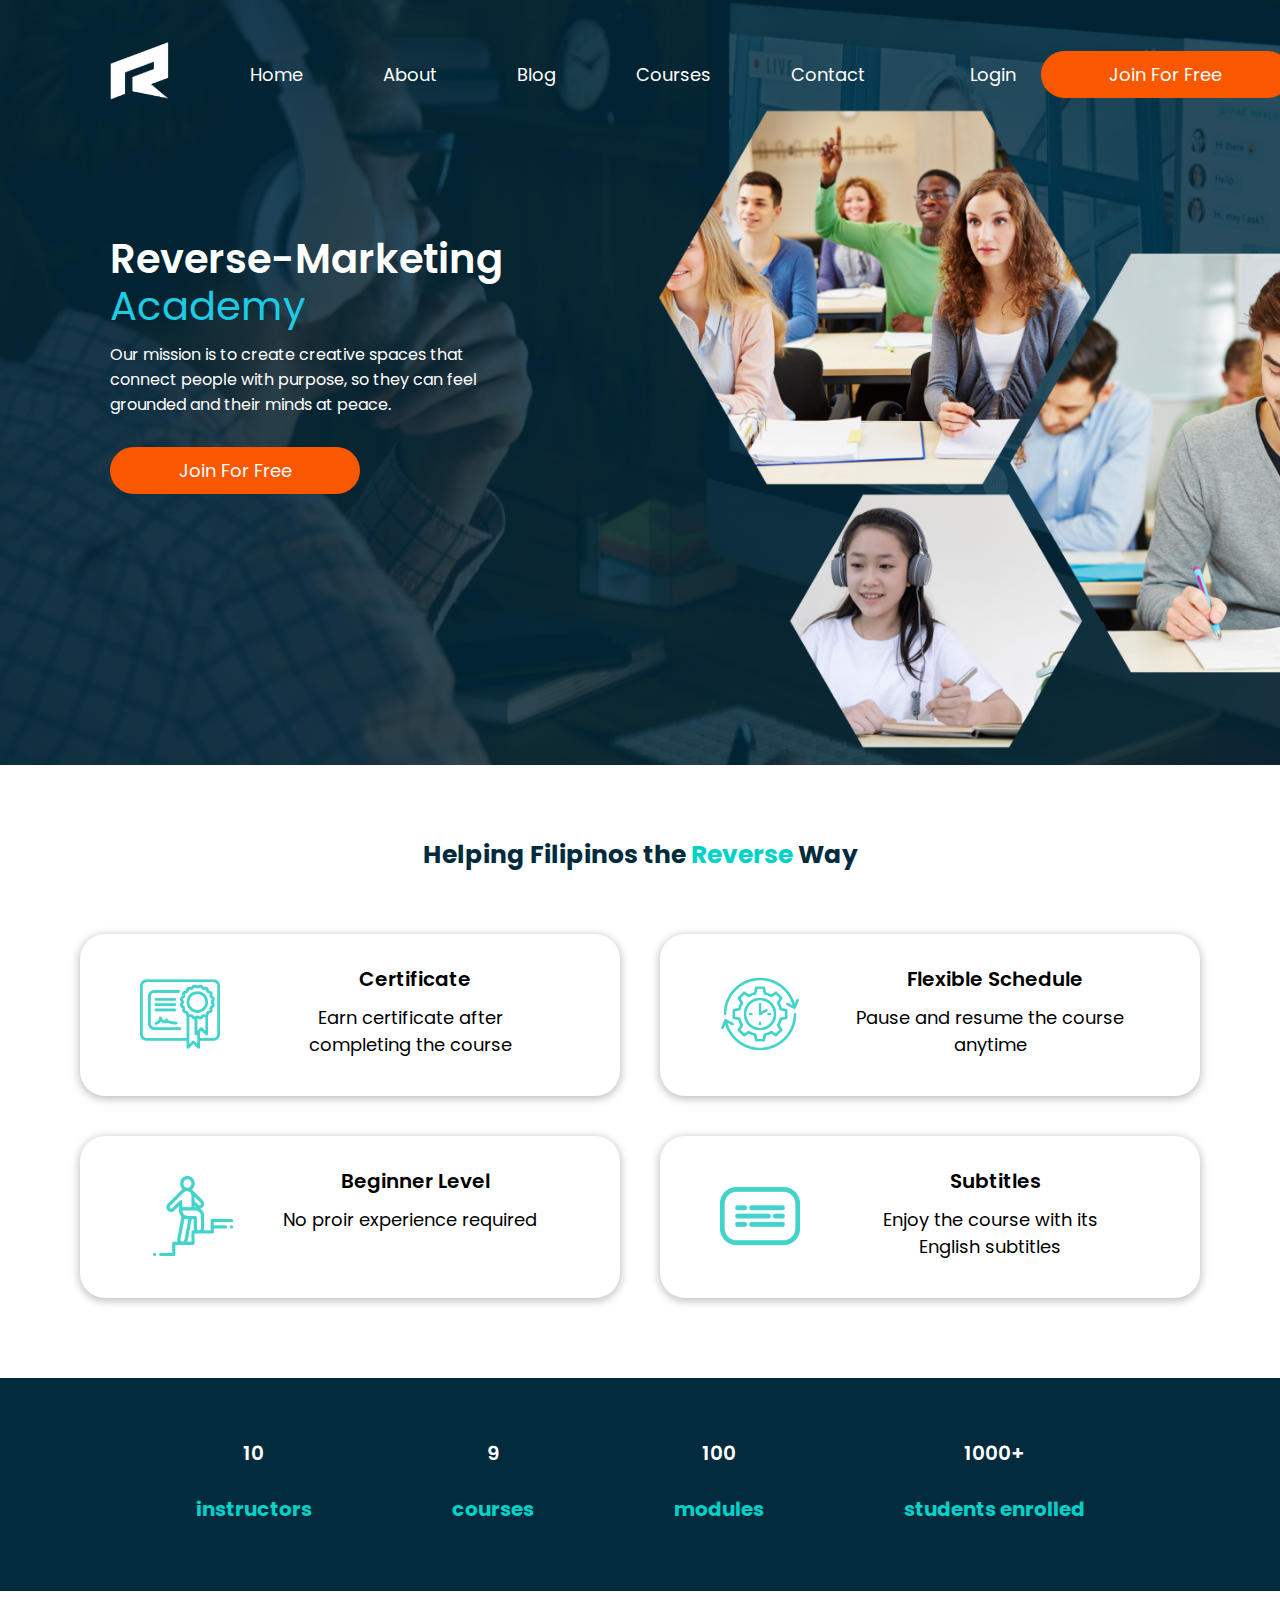
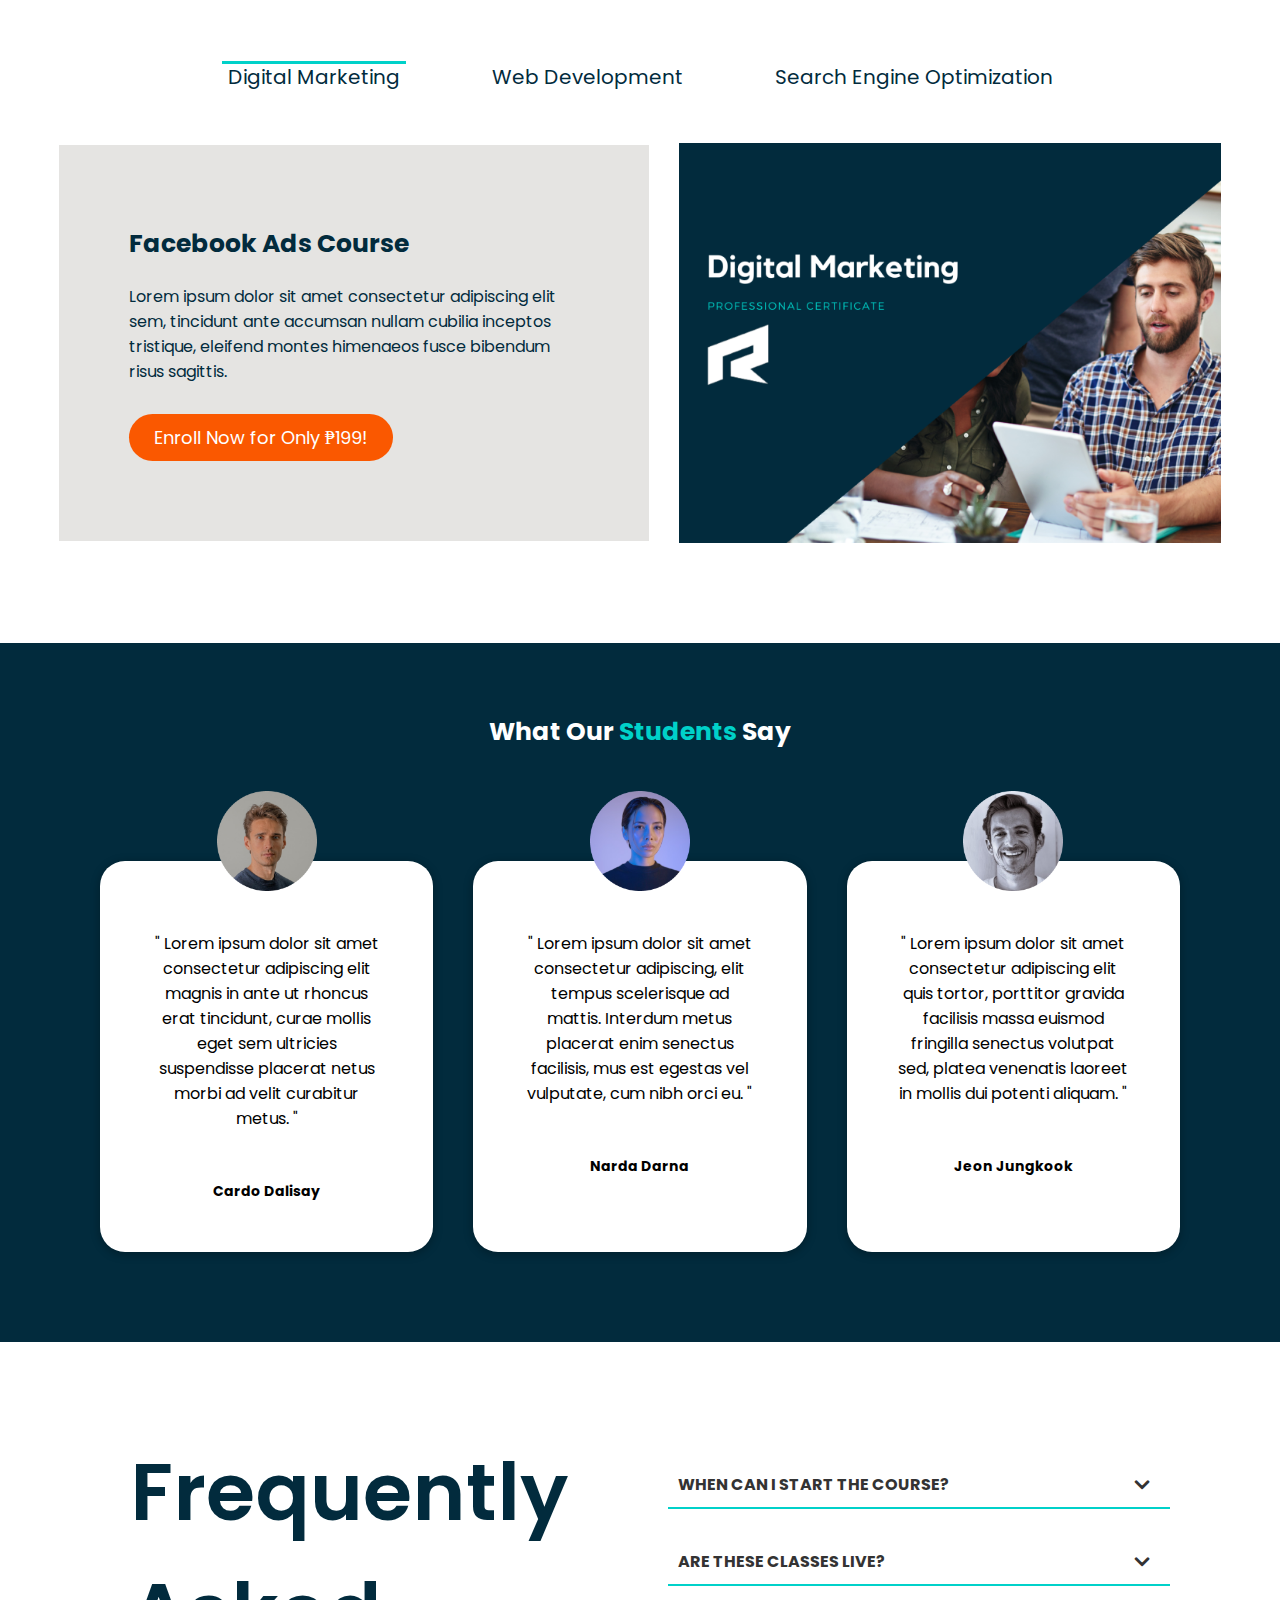
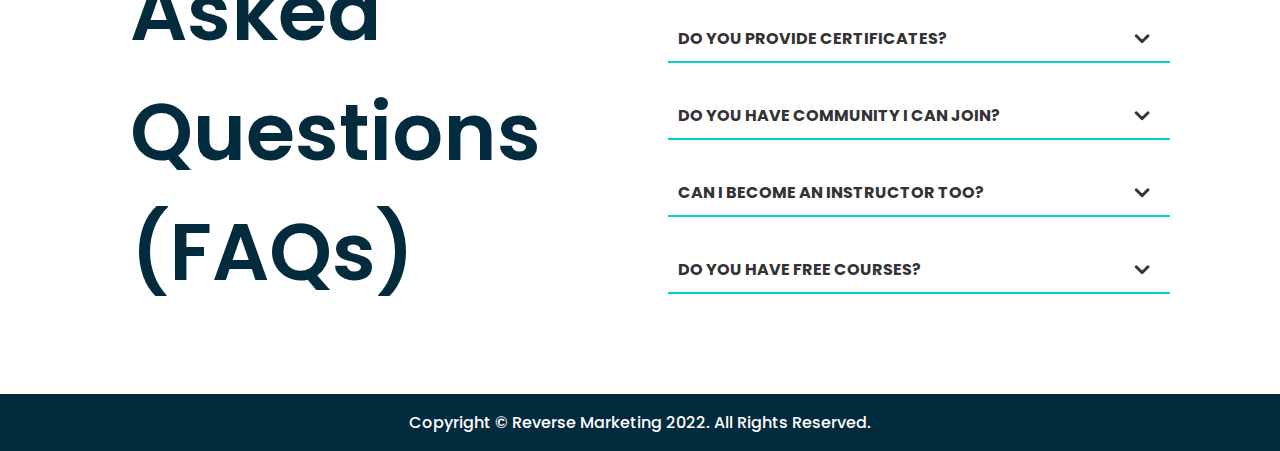
<file: index.html>
<!DOCTYPE html>
<html>
<head>
	<meta charset="utf-8">
	<meta name="viewport" content="width=device-width, initial-scale=1">
	<link rel="stylesheet" type="text/css" href="css/style.css">
	<link href="https://fonts.googleapis.com/css?family=Poppins:400,700&display=swap" rel="stylesheet">
  <link rel="stylesheet" href="https://cdnjs.cloudflare.com/ajax/libs/font-awesome/4.7.0/css/font-awesome.min.css">
	<title>Reverse Marketing Academy</title>
</head>
<body>
<!-- HEADER -->
	<header class="homepage-hero">
		<nav class="navbar">
			<img src="images/logo.png">
			<ul>
				<li><a class="" href="#">Home</a></li>
				<li><a class="" href="aboutPage.html">About</a></li>
				<li><a class="" href="">Blog</a></li>
				<li><a class="" href="">Courses</a></li>
				<li><a class="" href="">Contact</a></li>
			</ul>
			<ul class="login">
				<button id="myBtn" class="login-btn" onclick="window.location.href='logIn.html'">Login</button>
				<button class="join-free">Join For Free</button>	
			</ul>
		</nav>
		<div class="headline">
			<h1>Reverse-Marketing</h1>
			<h2 class="academy">Academy</h2>
			<p class="hero-text">Our mission is to create creative spaces that <br>
			connect people with purpose, so they can feel <br>
			grounded and their minds at peace.</p>
			<button class="join-free">Join For Free</button>
		</div>
	</header>

<!-- HEADER -->

<!-- REVERSE WAY -->
	<section class="reverse-way">
		<h2 class="rev-title">Helping Filipinos the <span class="rev">Reverse</span> Way</h2>	
		<div class="card-container">
			<div class="rev-card">
				<img class="rev-icon" src="icons/certificate.png">
				<div class="card-content">
					<h5 class="card-title">Certificate</h5>
					<p class="card-text">Earn certificate after completing the course</p>
				</div>
			</div>
			<div class="rev-card">
				<img class="rev-icon" src="icons/work-schedule.png">
				<div class="card-content">
					<h5 class="card-title">Flexible Schedule</h5>
					<p class="card-text">Pause and resume the course anytime</p>
				</div>
			</div>
			<div class="rev-card">
				<img class="rev-icon" src="icons/promotion.png">
				<div class="card-content">
					<h5 class="card-title">Beginner Level</h5>
					<p class="card-text">No proir experience required</p>
				</div>
			</div>
			<div class="rev-card">
				<img class="rev-icon" src="icons/subtitles.png">
				<div class="card-content">
					<h5 class="card-title">Subtitles</h5>
					<p class="card-text">Enjoy the course with its English subtitles</p>
				</div>
			</div>
		</div>	
	</section>
<!-- REVERSE WAY -->

<!-- COUNTERS -->
	<section class="counters">
		<div class="counter counter-1">
			<p>10</p>
			<h4>instructors</h4>
		</div>
		<div class="counter counter-1">
			<p>9</p>
			<h4>courses</h4>
		</div>
		<div class="counter counter-1">
			<p>100</p>
			<h4>modules</h4>
		</div>
		<div class="counter counter-1">
			<p>1000+</p>
			<h4>students enrolled</h4>
		</div>
	</section>
<!-- COUNTERS -->

<!-- COURSES -->
	<section class="courses">
		<div class="course-tabs">
			<button class="active tab-links hover-underline-animation" onclick="openCourse('digital')">Digital Marketing</button>
			<button class="tab-links hover-underline-animation" onclick="openCourse('web')">Web Development</button>
			<button class="tab-links hover-underline-animation" onclick="openCourse('seo')">Search Engine Optimization</button>
		</div>
		<div class="tab-content">
			<div class="course-descipt course-name" id="digital">
				<h2 class="course-title">Facebook Ads Course</h1>
				<p class="course-text">Lorem ipsum dolor sit amet consectetur adipiscing elit sem, tincidunt ante accumsan nullam cubilia inceptos tristique, eleifend montes himenaeos fusce bibendum risus sagittis.</p>
				<button class="enroll-btn join-free">Enroll Now for Only ₱199!</button>
			</div>
			<div class="course-descipt course-name" id="web" style="display:none">
				<h2 class="course-title">Web Development Course</h1>
				<p class="course-text">Tincidunt ante accumsan nullam cubilia inceptos tristique Lorem ipsum dolor sit amet consectetur adipiscing elit sem, eleifend montes himenaeos fusce bibendum risus sagittis.</p>
				<button class="enroll-btn join-free">Enroll Now for Only ₱199!</button>
			</div>
			<div class="course-descipt course-name" id="seo" style="display:none">
				<h2 class="course-title">Search Engine Optimization</h1>
				<p class="course-text">Lorem ipsum dolor sit amet consectetur adipiscing elit sem, tincidunt ante accumsan nullam cubilia inceptos tristique, eleifend montes himenaeos fusce bibendum risus sagittis.</p>
				<button  class="enroll-btn join-free">Enroll Now for Only ₱199!</button>
			</div>
				<img class="course-cert" src="images/course-certificate.png">
			</div>
		</div>
	</section>	
<!-- COURSES -->

<!-- TESTIMONIALS -->
	<section class="testimonials">
		<h2 class="tmnls-title">What Our <span class="tmnls">Students</span> Say</h2>	
		<div class="tmnls-card-container">
			<div class="tmnls-rev-card">
				<img class="tmnls-rev-icon" src="images/avatar-2.png">
				<div class="tmnls-card-content">
					<p class="tmnls-card-text">" Lorem ipsum dolor sit amet consectetur adipiscing elit magnis in ante ut rhoncus erat tincidunt, curae mollis eget sem ultricies suspendisse placerat netus morbi ad velit curabitur metus. "</p>
					<h5 class="tmnls-card-author">Cardo Dalisay</h5>
				</div>
			</div>
			<div class="tmnls-rev-card">
				<img class="tmnls-rev-icon" src="images/avatar-3.png">
				<div class="tmnls-card-content">
					<p class="tmnls-card-text">" Lorem ipsum dolor sit amet consectetur adipiscing, elit tempus scelerisque ad mattis. Interdum metus placerat enim senectus facilisis, mus est egestas vel vulputate, cum nibh orci eu. "</p>
					<h5 class="tmnls-card-author">Narda Darna</h5>
				</div>
			</div>
			<div class="tmnls-rev-card">
				<img class="tmnls-rev-icon" src="images/avatar-1.png">
				<div class="tmnls-card-content">
					<p class="tmnls-card-text">" Lorem ipsum dolor sit amet consectetur adipiscing elit quis tortor, porttitor gravida facilisis massa euismod fringilla senectus volutpat sed, platea venenatis laoreet in mollis dui potenti aliquam. "</p>
					<h5 class="tmnls-card-author">Jeon Jungkook</h5>
				</div>
			</div>
		</div>	
	</section>
<!-- TESTIMONIALS -->

<!-- FAQS-ACCORDION -->
	<section class="accordion-faqs">
		<h2 class="accordion-title">
			Frequently <br>
			Asked <br> 
			Questions <br> 
			(FAQs)
		</h2>
		<div class="accordion-container">
		  	<button class="accordion">WHEN CAN I START THE COURSE?</button>
			<div class="accordion-content">
			    <p>Lorem ipsum dolor sit amet consectetur adipiscing elit rutrum iaculis, cursus lectus tortor magnis felis orci fames platea faucibus, curabitur venenatis neque sociosqu hendrerit scelerisque conubia tellus. Semper ullamcorper dictum viverra feugiat enim parturient tincidunt porttitor natoque vulputate ridiculus netus suspendisse nibh, vel nisl mi ac sed diam dis nascetur elementum nisi justo ultricies etiam. Vivamus eros mus hac egestas nullam dapibus odio vestibulum sociis, nostra ultrices leo pharetra arcu posuere dictumst sollicitudin habitant sagittis, ligula lacus vitae penatibus lobortis auctor laoreet morbi.</p>
			</div>

			<button class="accordion">ARE THESE CLASSES LIVE?</button>
			<div class="accordion-content">
			    <p>Lorem ipsum dolor sit amet consectetur adipiscing elit rutrum iaculis, cursus lectus tortor magnis felis orci fames platea faucibus, curabitur venenatis neque sociosqu hendrerit scelerisque conubia tellus. Semper ullamcorper dictum viverra feugiat enim parturient tincidunt porttitor natoque vulputate ridiculus netus suspendisse nibh, vel nisl mi ac sed diam dis nascetur elementum nisi justo ultricies etiam. Vivamus eros mus hac egestas nullam dapibus odio vestibulum sociis, nostra ultrices leo pharetra arcu posuere dictumst sollicitudin habitant sagittis, ligula lacus vitae penatibus lobortis auctor laoreet morbi.</p>
			</div>

			<button class="accordion">DO YOU PROVIDE CERTIFICATES?</button>
			<div class="accordion-content">
			    <p>Lorem ipsum dolor sit amet consectetur adipiscing elit rutrum iaculis, cursus lectus tortor magnis felis orci fames platea faucibus, curabitur venenatis neque sociosqu hendrerit scelerisque conubia tellus. Semper ullamcorper dictum viverra feugiat enim parturient tincidunt porttitor natoque vulputate ridiculus netus suspendisse nibh, vel nisl mi ac sed diam dis nascetur elementum nisi justo ultricies etiam. Vivamus eros mus hac egestas nullam dapibus odio vestibulum sociis, nostra ultrices leo pharetra arcu posuere dictumst sollicitudin habitant sagittis, ligula lacus vitae penatibus lobortis auctor laoreet morbi.</p>
			</div>

			<button class="accordion">DO YOU HAVE COMMUNITY I CAN JOIN?</button>
			<div class="accordion-content">
			    <p>Lorem ipsum dolor sit amet consectetur adipiscing elit rutrum iaculis, cursus lectus tortor magnis felis orci fames platea faucibus, curabitur venenatis neque sociosqu hendrerit scelerisque conubia tellus. Semper ullamcorper dictum viverra feugiat enim parturient tincidunt porttitor natoque vulputate ridiculus netus suspendisse nibh, vel nisl mi ac sed diam dis nascetur elementum nisi justo ultricies etiam. Vivamus eros mus hac egestas nullam dapibus odio vestibulum sociis, nostra ultrices leo pharetra arcu posuere dictumst sollicitudin habitant sagittis, ligula lacus vitae penatibus lobortis auctor laoreet morbi.</p>
			</div>

			<button class="accordion">CAN I BECOME AN INSTRUCTOR TOO?</button>
			<div class="accordion-content">
			    <p>Lorem ipsum dolor sit amet consectetur adipiscing elit rutrum iaculis, cursus lectus tortor magnis felis orci fames platea faucibus, curabitur venenatis neque sociosqu hendrerit scelerisque conubia tellus. Semper ullamcorper dictum viverra feugiat enim parturient tincidunt porttitor natoque vulputate ridiculus netus suspendisse nibh, vel nisl mi ac sed diam dis nascetur elementum nisi justo ultricies etiam. Vivamus eros mus hac egestas nullam dapibus odio vestibulum sociis, nostra ultrices leo pharetra arcu posuere dictumst sollicitudin habitant sagittis, ligula lacus vitae penatibus lobortis auctor laoreet morbi.</p>
			</div>

			<button class="accordion">DO YOU HAVE FREE COURSES?</button>
			<div class="accordion-content">
			    <p>Lorem ipsum dolor sit amet consectetur adipiscing elit rutrum iaculis, cursus lectus tortor magnis felis orci fames platea faucibus, curabitur venenatis neque sociosqu hendrerit scelerisque conubia tellus. Semper ullamcorper dictum viverra feugiat enim parturient tincidunt porttitor natoque vulputate ridiculus netus suspendisse nibh, vel nisl mi ac sed diam dis nascetur elementum nisi justo ultricies etiam. Vivamus eros mus hac egestas nullam dapibus odio vestibulum sociis, nostra ultrices leo pharetra arcu posuere dictumst sollicitudin habitant sagittis, ligula lacus vitae penatibus lobortis auctor laoreet morbi.</p>
			</div>	 
		</div>
	</section>
<!-- FAQS-ACCORDION -->

<!-- FOOTER -->
	<footer class="footer">
		<div class="footer-container">
			<p>Copyright &copy; Reverse Marketing 2022. All Rights Reserved.</p>
		</div>
	</footer>
<!-- FOOTER -->

<script>

// COURSE CERTIFICATE

function openCourse(courseName) {
  var i;
  var x = document.getElementsByClassName("course-name");
  for (i = 0; i < x.length; i++) {
    x[i].style.display = "none";  
  }
  document.getElementById(courseName).style.display = "inline-block";  
}

// ACTIVE BUTTON

var buttons = document.getElementsByClassName("tab-links");

function setActive(el) {
  for (var i = 0; i < buttons.length; i++) {
      if (buttons[i] == el) {
        el.classList.toggle("active");
      } else {
        buttons[i].classList.remove('active');
      }
    }
}

for (var i = 0; i < buttons.length; i++) {
  buttons[i].addEventListener("click", function() {
    setActive(this);
  });
}

// ACCORDION
const accordionBtns = document.querySelectorAll(".accordion");

accordionBtns.forEach((accordion) => {
  accordion.onclick = function () {
    this.classList.toggle("is-open");

    let content = this.nextElementSibling;
    console.log(content);

    if (content.style.maxHeight) {
      //this is if the accordion is open
      content.style.maxHeight = null;
    } else {
      //if the accordion is currently closed
      content.style.maxHeight = content.scrollHeight + "px";
      console.log(content.style.maxHeight);
    }
  };
});


</script>


</body>
</html>
</file>
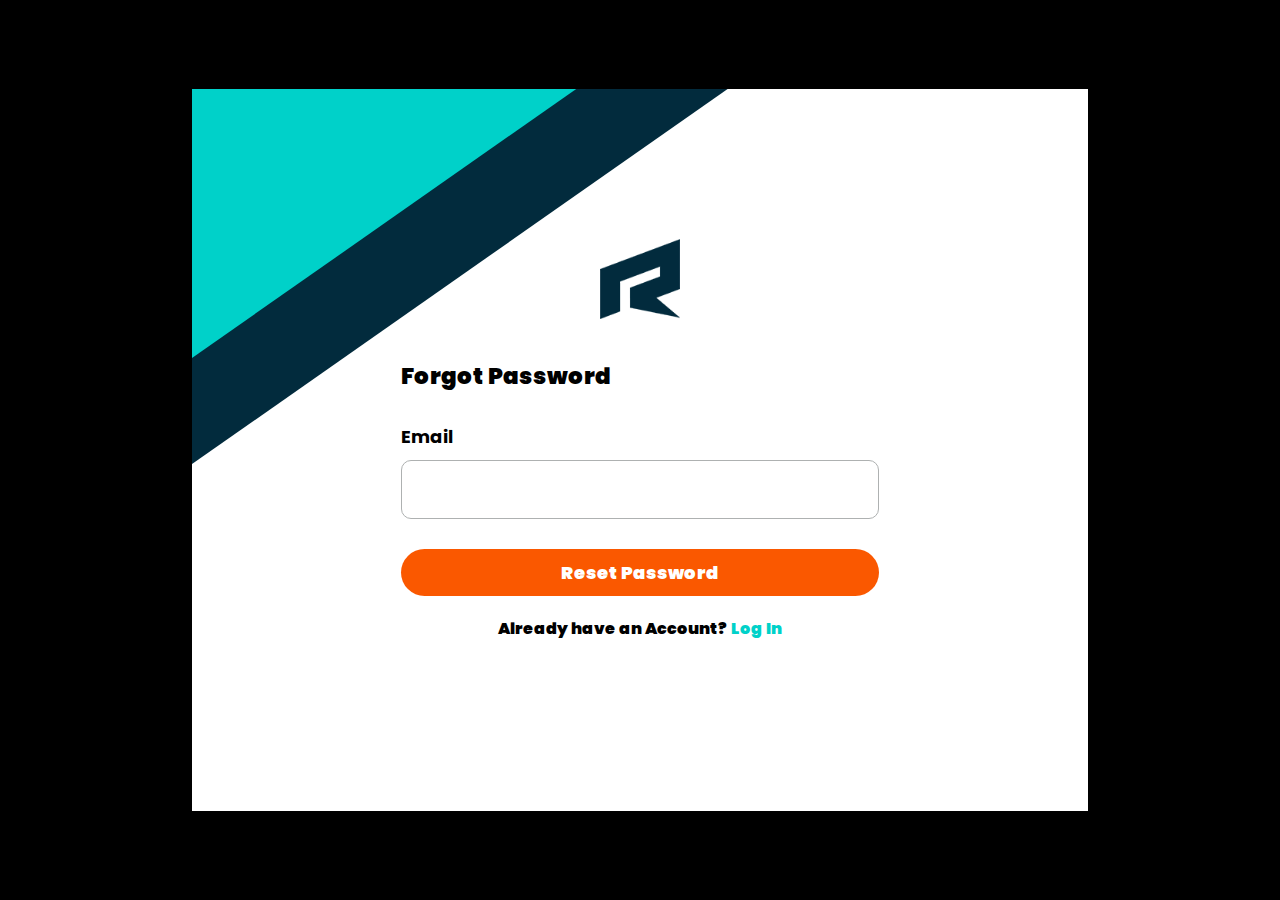
<file: forgotPass.html>
<html lang="en">
<head>
    <meta charset="UTF-8">
    <meta http-equiv="X-UA-Compatible" content="IE=edge">
    <meta name="viewport" content="width=device-width, initial-scale=1.0">
    <link rel="stylesheet" type="text/css" href="css/forgotPass-style.css">
    <link rel="stylesheet" href="https://cdnjs.cloudflare.com/ajax/libs/font-awesome/4.7.0/css/font-awesome.min.css">
    <title>Forgot Password - Reverse Marketing Academy</title>
</head>
<body>
    <div class="forgot-container">
        <form action="submit" class="forgot-form">
            <img  src="images/logo2.png" alt="logo2">
            <h3>Forgot Password</h3>
            <label class="label-input">Email</label>
            <input class="email">
            <button type="submit" class="forgot-btn" onclick="window.location.href='homeLoggedIn.html'">Reset Password</button>
            <a class="log-in" href="logIn.html"><span class="or">Already have an Account?</span> Log In</a>
        </form>
    </div>

    <script>

        // SHOW/HIDE PASSWORD

        const togglePassword = document.querySelector("#togglePassword");
        const password = document.querySelector("#password");

        togglePassword.addEventListener("click", function () {
            // toggle the type attribute
            const type = password.getAttribute("type") === "password" ? "text" : "password";
            password.setAttribute("type", type);
            
            // toggle the icon
            this.classList.toggle("fa-eye-slash");
        });

        // prevent form submit
        const form = document.querySelector("form");
        form.addEventListener('submit', function (e) {
            e.preventDefault();
        });

    </script>
</body>
</html>
</file>
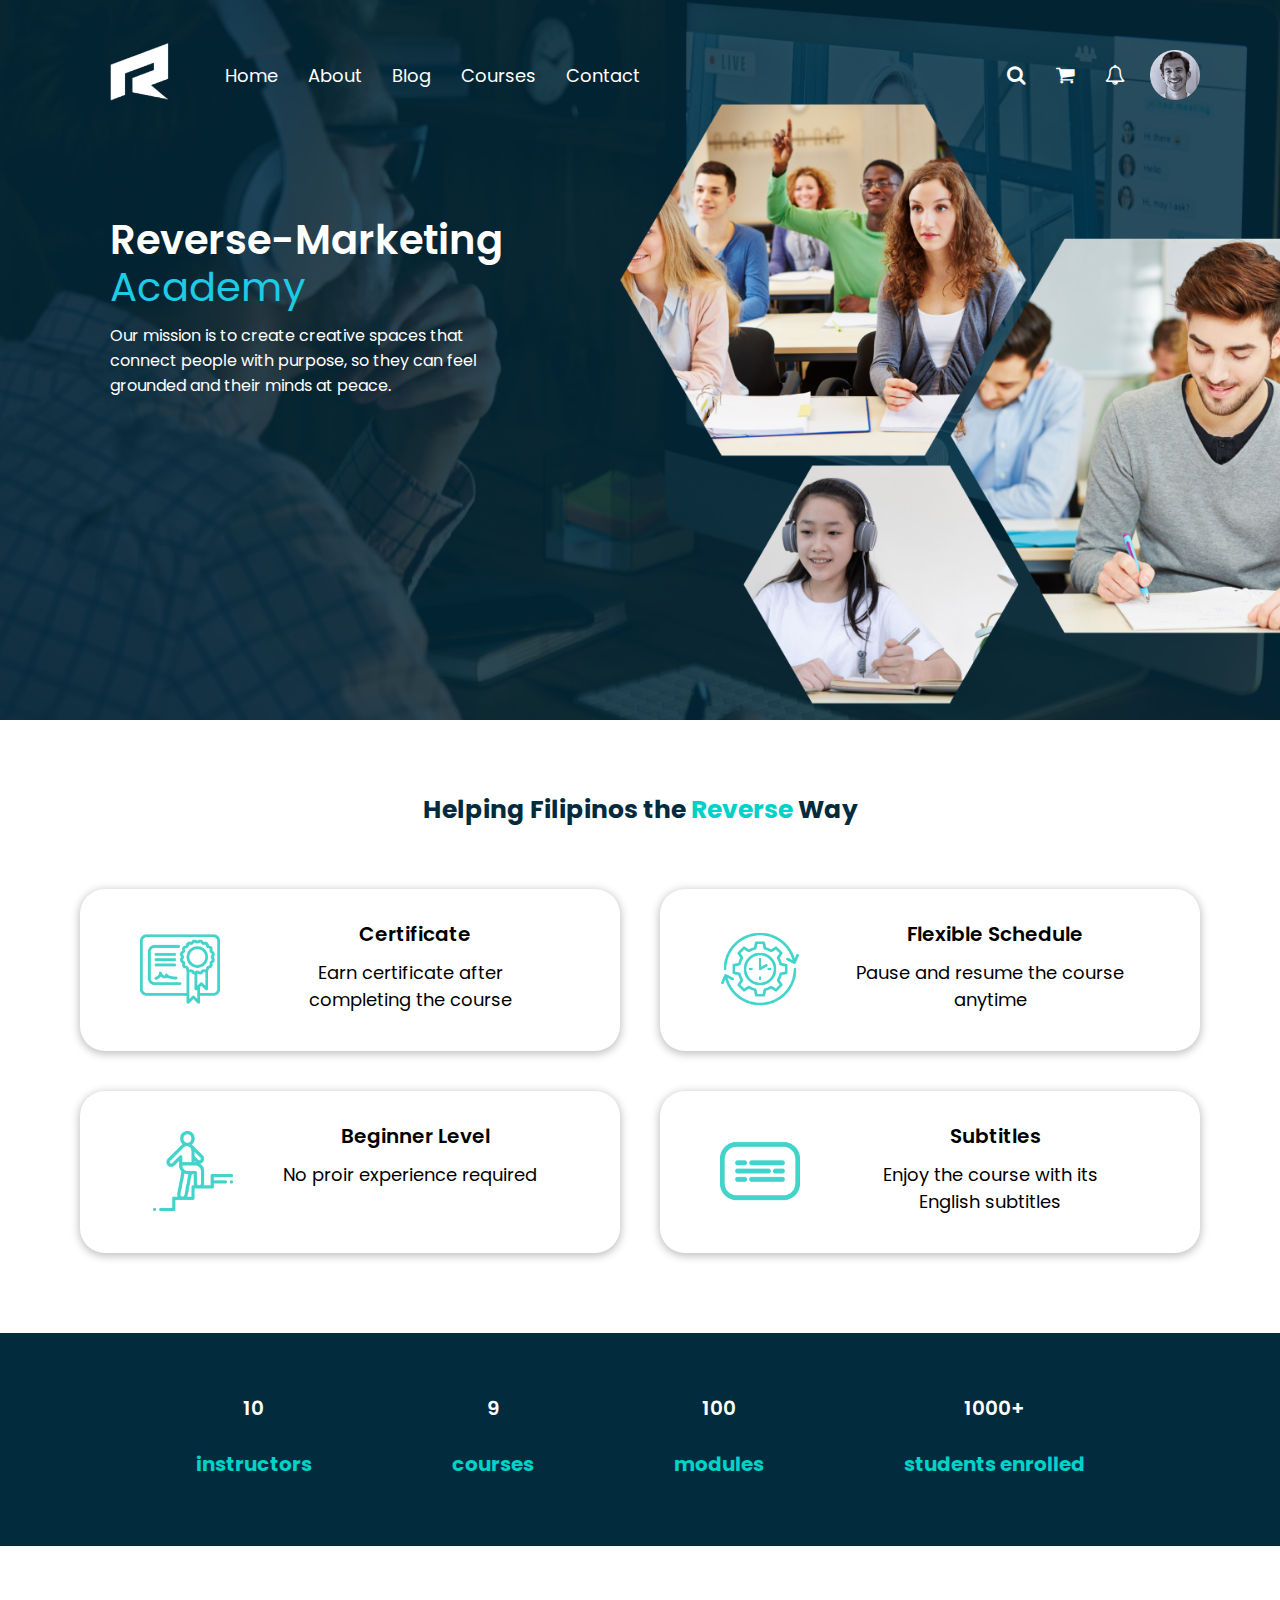
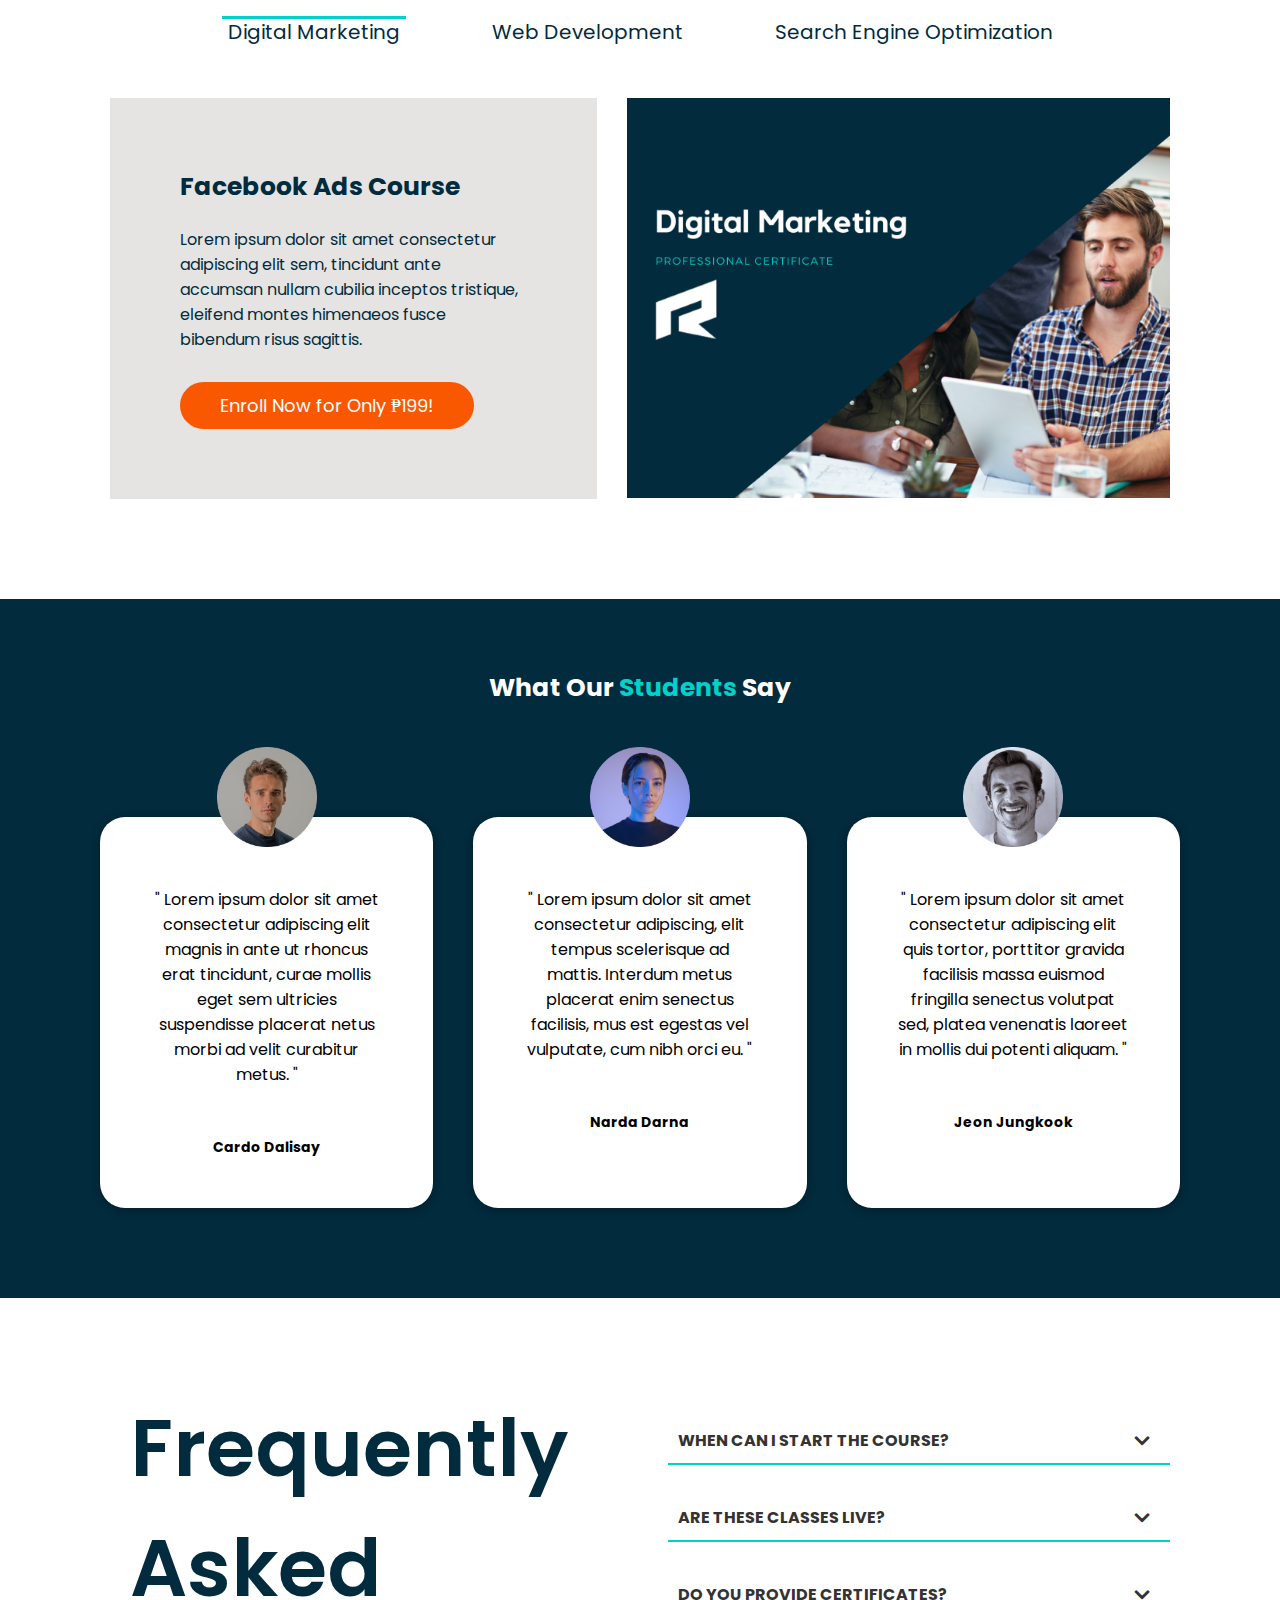
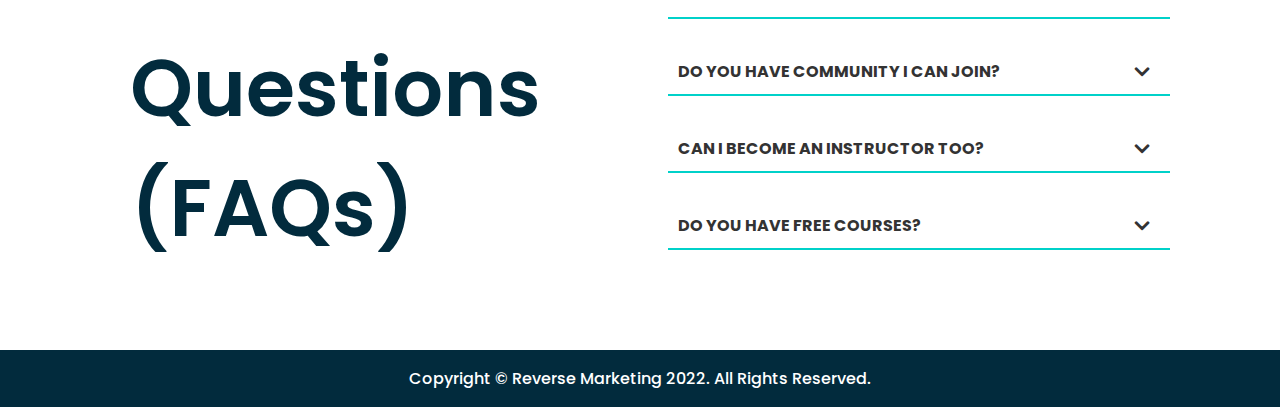
<file: home-logged-in.html>
<!DOCTYPE html>
<html>
<head>
	<meta charset="utf-8">
	<meta name="viewport" content="width=device-width, initial-scale=1">
	<link rel="stylesheet" type="text/css" href="css/home-logged-style.css">
  	<link href="https://fonts.googleapis.com/css?family=Poppins:400,700&display=swap" rel="stylesheet">
  	<link rel="stylesheet" href="https://cdnjs.cloudflare.com/ajax/libs/font-awesome/4.7.0/css/font-awesome.min.css">
	<title>RMA - Logged In</title>
</head>
<body>
<!-- HEADER -->
	<header class="homepage-hero">
		<nav class="navbar">
			<img class="rev-logo" src="images/logo.png">
			<ul>
				<li><a href="">Home</a></li>
				<li><a href="">About</a></li>
				<li><a href="">Blog</a></li>
				<li><a href="">Courses</a></li>
				<li><a href="">Contact</a></li>
			</ul>
            <i class="search fa fa-search fa-2x" aria-hidden="true"></i>
            <i class="cart fa fa-shopping-cart fa-2x" aria-hidden="true"></i>
            <i class="bell fa fa-bell-o fa-2x" aria-hidden="true"></i>
            <img class="user-icon" src="images/avatar-1.png">
		</nav>
		<div class="headline">
			<h1>Reverse-Marketing</h1>
			<h2 class="academy">Academy</h2>
			<p class="hero-text">Our mission is to create creative spaces that <br>
			connect people with purpose, so they can feel <br>
			grounded and their minds at peace.</p>
		</div>
	</header>
<!-- HEADER -->

<!-- REVERSE WAY -->
	<section class="reverse-way">
		<h2 class="rev-title">Helping Filipinos the <span class="rev">Reverse</span> Way</h2>	
		<div class="card-container">
			<div class="rev-card">
				<img class="rev-icon" src="icons/certificate.png">
				<div class="card-content">
					<h5 class="card-title">Certificate</h5>
					<p class="card-text">Earn certificate after completing the course</p>
				</div>
			</div>
			<div class="rev-card">
				<img class="rev-icon" src="icons/work-schedule.png">
				<div class="card-content">
					<h5 class="card-title">Flexible Schedule</h5>
					<p class="card-text">Pause and resume the course anytime</p>
				</div>
			</div>
			<div class="rev-card">
				<img class="rev-icon" src="icons/promotion.png">
				<div class="card-content">
					<h5 class="card-title">Beginner Level</h5>
					<p class="card-text">No proir experience required</p>
				</div>
			</div>
			<div class="rev-card">
				<img class="rev-icon" src="icons/subtitles.png">
				<div class="card-content">
					<h5 class="card-title">Subtitles</h5>
					<p class="card-text">Enjoy the course with its English subtitles</p>
				</div>
			</div>
		</div>	
	</section>
<!-- REVERSE WAY -->

<!-- COUNTERS -->
	<section class="counters">
		<div class="counter counter-1">
			<p>10</p>
			<h4>instructors</h4>
		</div>
		<div class="counter counter-1">
			<p>9</p>
			<h4>courses</h4>
		</div>
		<div class="counter counter-1">
			<p>100</p>
			<h4>modules</h4>
		</div>
		<div class="counter counter-1">
			<p>1000+</p>
			<h4>students enrolled</h4>
		</div>
	</section>
<!-- COUNTERS -->

<!-- COURSES -->
	<section class="courses">
		<div class="course-tabs">
			<button class="active tab-links hover-underline-animation" onclick="openCourse('digital')">Digital Marketing</button>
			<button class="tab-links hover-underline-animation" onclick="openCourse('web')">Web Development</button>
			<button class="tab-links hover-underline-animation" onclick="openCourse('seo')">Search Engine Optimization</button>
		</div>
		<div class="tab-content">
			<div class="course-descipt course-name" id="digital">
				<h2 class="course-title">Facebook Ads Course</h1>
				<p class="course-text">Lorem ipsum dolor sit amet consectetur adipiscing elit sem, tincidunt ante accumsan nullam cubilia inceptos tristique, eleifend montes himenaeos fusce bibendum risus sagittis.</p>
				<button class="enroll-btn join-free"><a href="">Enroll Now for Only ₱199!</a></button>
			</div>
			<div class="course-descipt course-name" id="web" style="display:none">
				<h2 class="course-title">Web Development Course</h1>
				<p class="course-text">Tincidunt ante accumsan nullam cubilia inceptos tristique Lorem ipsum dolor sit amet consectetur adipiscing elit sem, eleifend montes himenaeos fusce bibendum risus sagittis.</p>
				<button class="enroll-btn join-free"><a href="">Enroll Now for Only ₱199!</a></button>
			</div>
			<div class="course-descipt course-name" id="seo" style="display:none">
				<h2 class="course-title">Search Engine Optimization</h1>
				<p class="course-text">Lorem ipsum dolor sit amet eleifend montes himenaeos fusce bibendum risus  consectetur adipiscing elit sem, tincidunt ante accumsan nullam cubilia inceptos tristique, sagittis.</p>
				<button  class="enroll-btn join-free"><a href="">Enroll Now for Only ₱199!</a></button>
			</div>
				<img class="course-cert" src="images/course-certificate.png">
			</div>
		</div>
	</section>	
<!-- COURSES -->

<!-- TESTIMONIALS -->
	<section class="testimonials">
		<h2 class="tmnls-title">What Our <span class="tmnls">Students</span> Say</h2>	
		<div class="tmnls-card-container">
			<div class="tmnls-rev-card">
				<img class="tmnls-rev-icon" src="images/avatar-2.png">
				<div class="tmnls-card-content">
					<p class="tmnls-card-text">" Lorem ipsum dolor sit amet consectetur adipiscing elit magnis in ante ut rhoncus erat tincidunt, curae mollis eget sem ultricies suspendisse placerat netus morbi ad velit curabitur metus. "</p>
					<h5 class="tmnls-card-author">Cardo Dalisay</h5>
				</div>
			</div>
			<div class="tmnls-rev-card">
				<img class="tmnls-rev-icon" src="images/avatar-3.png">
				<div class="tmnls-card-content">
					<p class="tmnls-card-text">" Lorem ipsum dolor sit amet consectetur adipiscing, elit tempus scelerisque ad mattis. Interdum metus placerat enim senectus facilisis, mus est egestas vel vulputate, cum nibh orci eu. "</p>
					<h5 class="tmnls-card-author">Narda Darna</h5>
				</div>
			</div>
			<div class="tmnls-rev-card">
				<img class="tmnls-rev-icon" src="images/avatar-1.png">
				<div class="tmnls-card-content">
					<p class="tmnls-card-text">" Lorem ipsum dolor sit amet consectetur adipiscing elit quis tortor, porttitor gravida facilisis massa euismod fringilla senectus volutpat sed, platea venenatis laoreet in mollis dui potenti aliquam. "</p>
					<h5 class="tmnls-card-author">Jeon Jungkook</h5>
				</div>
			</div>
		</div>	
	</section>
<!-- TESTIMONIALS -->

<!-- FAQS-ACCORDION -->
	<section class="accordion-faqs">
		<h2 class="accordion-title">
			Frequently <br>
			Asked <br> 
			Questions <br> 
			(FAQs)
		</h2>
		<div class="accordion-container">
		  	<button class="accordion">WHEN CAN I START THE COURSE?</button>
			<div class="accordion-content">
			    <p>Lorem ipsum dolor sit amet consectetur adipiscing elit rutrum iaculis, cursus lectus tortor magnis felis orci fames platea faucibus, curabitur venenatis neque sociosqu hendrerit scelerisque conubia tellus. Semper ullamcorper dictum viverra feugiat enim parturient tincidunt porttitor natoque vulputate ridiculus netus suspendisse nibh, vel nisl mi ac sed diam dis nascetur elementum nisi justo ultricies etiam. Vivamus eros mus hac egestas nullam dapibus odio vestibulum sociis, nostra ultrices leo pharetra arcu posuere dictumst sollicitudin habitant sagittis, ligula lacus vitae penatibus lobortis auctor laoreet morbi.</p>
			</div>

			<button class="accordion">ARE THESE CLASSES LIVE?</button>
			<div class="accordion-content">
			    <p>Lorem ipsum dolor sit amet consectetur adipiscing elit rutrum iaculis, cursus lectus tortor magnis felis orci fames platea faucibus, curabitur venenatis neque sociosqu hendrerit scelerisque conubia tellus. Semper ullamcorper dictum viverra feugiat enim parturient tincidunt porttitor natoque vulputate ridiculus netus suspendisse nibh, vel nisl mi ac sed diam dis nascetur elementum nisi justo ultricies etiam. Vivamus eros mus hac egestas nullam dapibus odio vestibulum sociis, nostra ultrices leo pharetra arcu posuere dictumst sollicitudin habitant sagittis, ligula lacus vitae penatibus lobortis auctor laoreet morbi.</p>
			</div>

			<button class="accordion">DO YOU PROVIDE CERTIFICATES?</button>
			<div class="accordion-content">
			    <p>Lorem ipsum dolor sit amet consectetur adipiscing elit rutrum iaculis, cursus lectus tortor magnis felis orci fames platea faucibus, curabitur venenatis neque sociosqu hendrerit scelerisque conubia tellus. Semper ullamcorper dictum viverra feugiat enim parturient tincidunt porttitor natoque vulputate ridiculus netus suspendisse nibh, vel nisl mi ac sed diam dis nascetur elementum nisi justo ultricies etiam. Vivamus eros mus hac egestas nullam dapibus odio vestibulum sociis, nostra ultrices leo pharetra arcu posuere dictumst sollicitudin habitant sagittis, ligula lacus vitae penatibus lobortis auctor laoreet morbi.</p>
			</div>

			<button class="accordion">DO YOU HAVE COMMUNITY I CAN JOIN?</button>
			<div class="accordion-content">
			    <p>Lorem ipsum dolor sit amet consectetur adipiscing elit rutrum iaculis, cursus lectus tortor magnis felis orci fames platea faucibus, curabitur venenatis neque sociosqu hendrerit scelerisque conubia tellus. Semper ullamcorper dictum viverra feugiat enim parturient tincidunt porttitor natoque vulputate ridiculus netus suspendisse nibh, vel nisl mi ac sed diam dis nascetur elementum nisi justo ultricies etiam. Vivamus eros mus hac egestas nullam dapibus odio vestibulum sociis, nostra ultrices leo pharetra arcu posuere dictumst sollicitudin habitant sagittis, ligula lacus vitae penatibus lobortis auctor laoreet morbi.</p>
			</div>

			<button class="accordion">CAN I BECOME AN INSTRUCTOR TOO?</button>
			<div class="accordion-content">
			    <p>Lorem ipsum dolor sit amet consectetur adipiscing elit rutrum iaculis, cursus lectus tortor magnis felis orci fames platea faucibus, curabitur venenatis neque sociosqu hendrerit scelerisque conubia tellus. Semper ullamcorper dictum viverra feugiat enim parturient tincidunt porttitor natoque vulputate ridiculus netus suspendisse nibh, vel nisl mi ac sed diam dis nascetur elementum nisi justo ultricies etiam. Vivamus eros mus hac egestas nullam dapibus odio vestibulum sociis, nostra ultrices leo pharetra arcu posuere dictumst sollicitudin habitant sagittis, ligula lacus vitae penatibus lobortis auctor laoreet morbi.</p>
			</div>

			<button class="accordion">DO YOU HAVE FREE COURSES?</button>
			<div class="accordion-content">
			    <p>Lorem ipsum dolor sit amet consectetur adipiscing elit rutrum iaculis, cursus lectus tortor magnis felis orci fames platea faucibus, curabitur venenatis neque sociosqu hendrerit scelerisque conubia tellus. Semper ullamcorper dictum viverra feugiat enim parturient tincidunt porttitor natoque vulputate ridiculus netus suspendisse nibh, vel nisl mi ac sed diam dis nascetur elementum nisi justo ultricies etiam. Vivamus eros mus hac egestas nullam dapibus odio vestibulum sociis, nostra ultrices leo pharetra arcu posuere dictumst sollicitudin habitant sagittis, ligula lacus vitae penatibus lobortis auctor laoreet morbi.</p>
			</div>	 
		</div>
	</section>
<!-- FAQS-ACCORDION -->

<!-- FOOTER -->
	<footer class="footer">
		<div class="footer-container">
			<p>Copyright &copy; Reverse Marketing 2022. All Rights Reserved.</p>
		</div>
	</footer>
<!-- FOOTER -->

<script>

// COURSE CERTIFICATE

function openCourse(courseName) {
  var i;
  var x = document.getElementsByClassName("course-name");
  for (i = 0; i < x.length; i++) {
    x[i].style.display = "none";  
  }
  document.getElementById(courseName).style.display = "inline-block";  
}

// ACTIVE BUTTON

var buttons = document.getElementsByTagName("button");

function setActive(el) {
  for (var i = 0; i < buttons.length; i++) {
      if (buttons[i] == el) {
        el.classList.toggle("active");
      } else {
        buttons[i].classList.remove('active');
      }
    }
}

for (var i = 0; i < buttons.length; i++) {
  buttons[i].addEventListener("click", function() {
    setActive(this);
  });
}

// ACCORDION
const accordionBtns = document.querySelectorAll(".accordion");

accordionBtns.forEach((accordion) => {
  accordion.onclick = function () {
    this.classList.toggle("is-open");

    let content = this.nextElementSibling;
    console.log(content);

    if (content.style.maxHeight) {
      //this is if the accordion is open
      content.style.maxHeight = null;
    } else {
      //if the accordion is currently closed
      content.style.maxHeight = content.scrollHeight + "px";
      console.log(content.style.maxHeight);
    }
  };
});

</script>


</body>
</html>
</file>
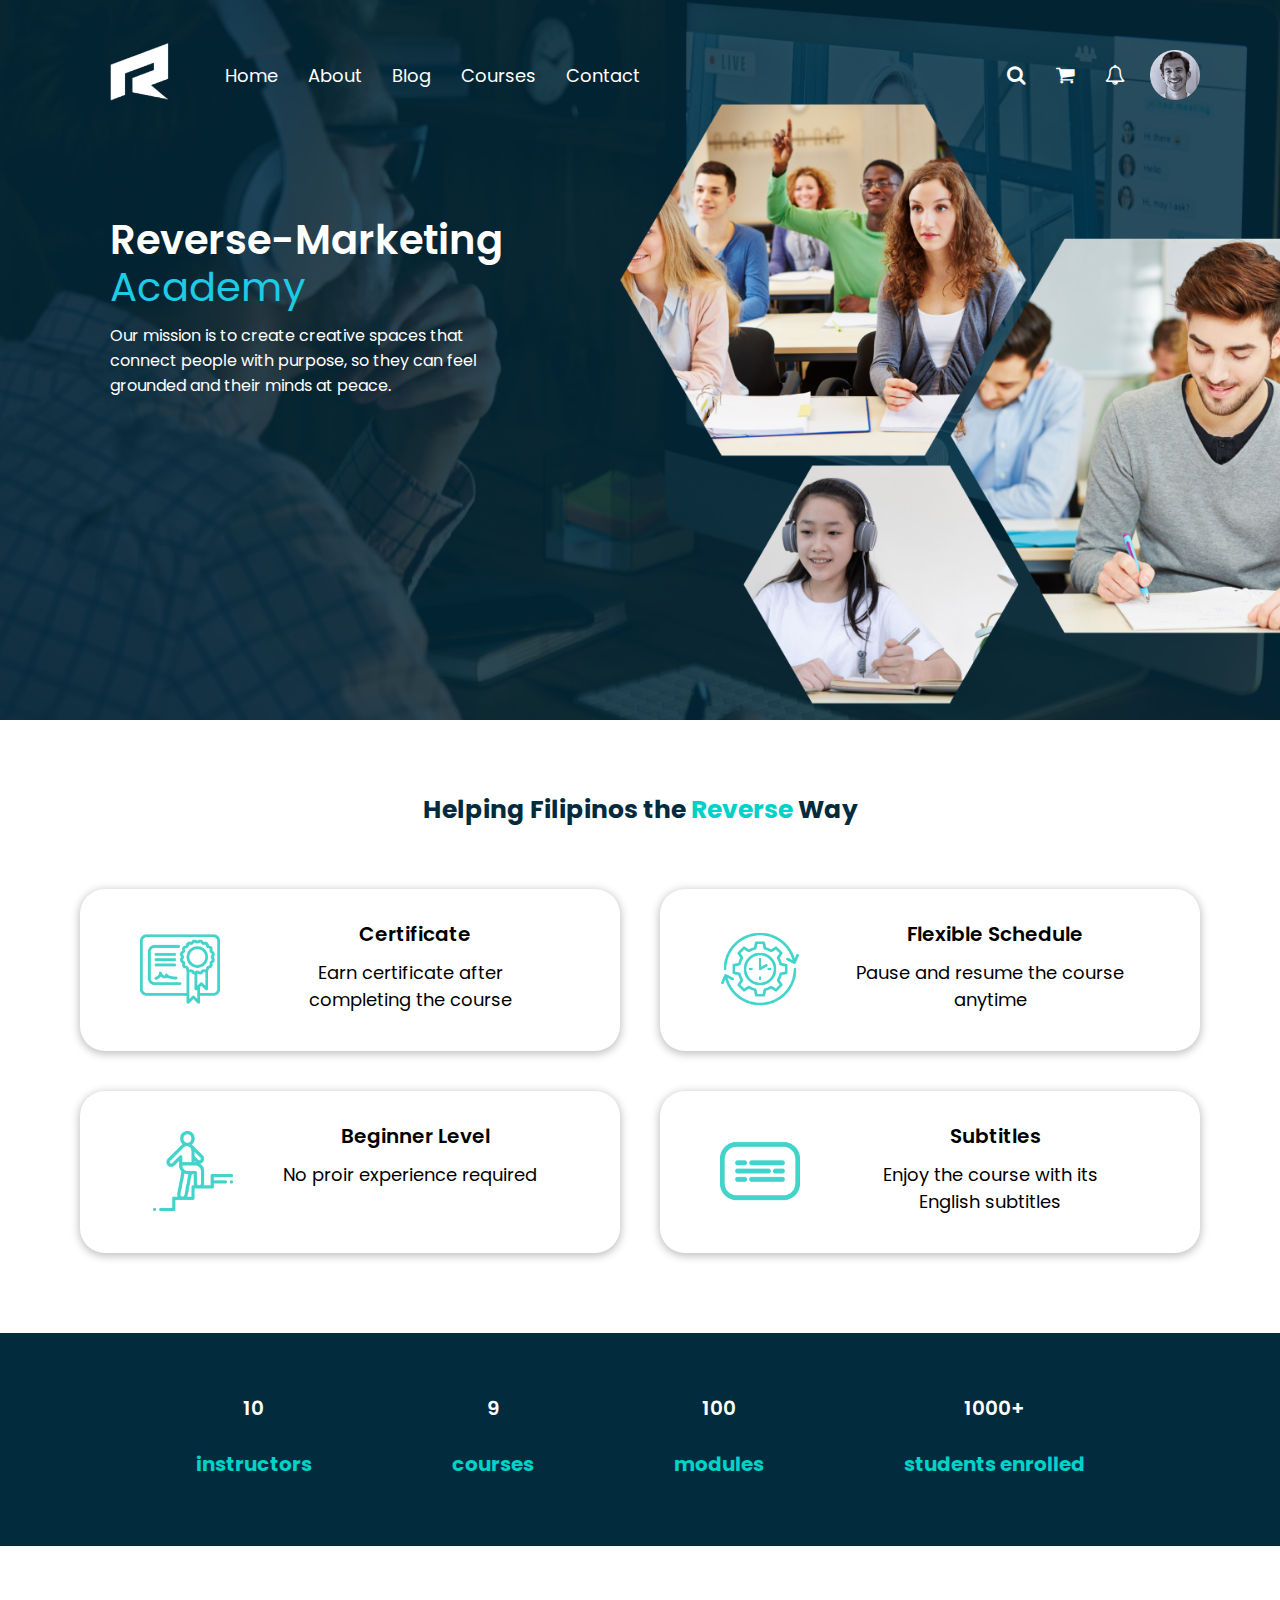
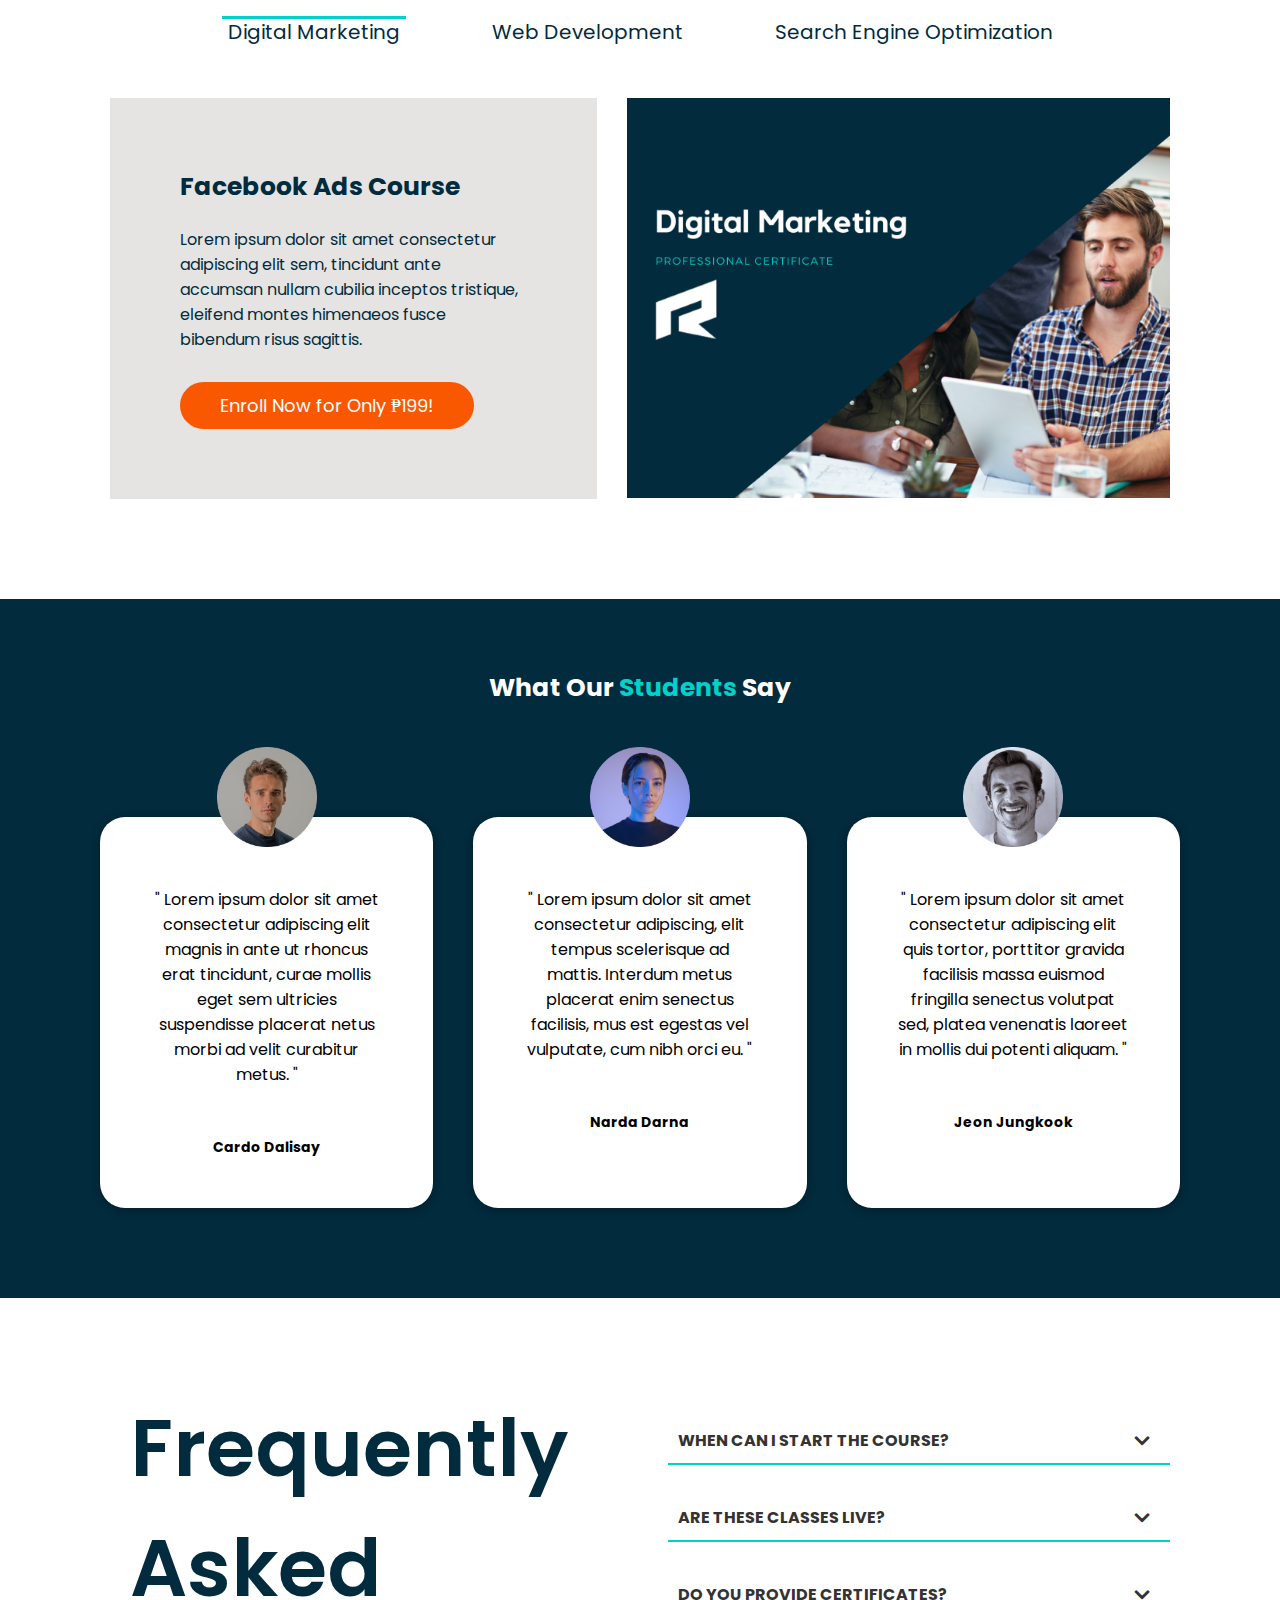
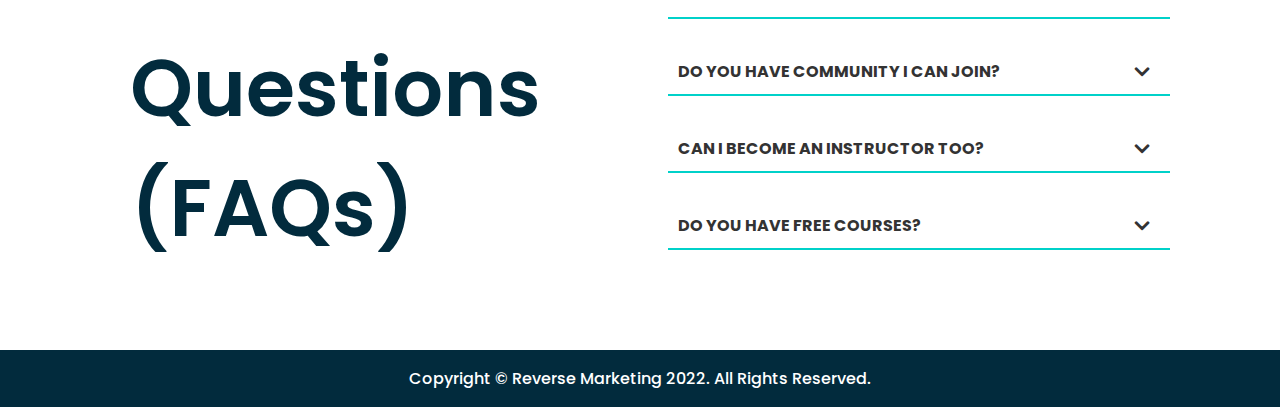
<file: homeLoggedIn.html>
<!DOCTYPE html>
<html>
<head>
	<meta charset="utf-8">
	<meta name="viewport" content="width=device-width, initial-scale=1">
	<link rel="stylesheet" type="text/css" href="css/homeLoggedIn-style.css">
  	<link href="https://fonts.googleapis.com/css?family=Poppins:400,700&display=swap" rel="stylesheet">
  	<link rel="stylesheet" href="https://cdnjs.cloudflare.com/ajax/libs/font-awesome/4.7.0/css/font-awesome.min.css">
	<title>User - Reverse Marketing Academy</title>
</head>
<body>
<!-- HEADER -->
	<header class="homepage-hero">
		<nav class="navbar">
			<img class="rev-logo" src="images/logo.png">
			<ul>
				<li><a href="index.html">Home</a></li>
				<li><a href="aboutPage.html">About</a></li>
				<li><a href="">Blog</a></li>
				<li><a href="">Courses</a></li>
				<li><a href="">Contact</a></li>
			</ul>
            <i class="search fa fa-search fa-2x" aria-hidden="true"></i>
            <i class="cart fa fa-shopping-cart fa-2x" aria-hidden="true"></i>
            <i class="bell fa fa-bell-o fa-2x" aria-hidden="true"></i>
            <img class="user-icon" src="images/avatar-1.png">
		</nav>
		<div class="headline">
			<h1>Reverse-Marketing</h1>
			<h2 class="academy">Academy</h2>
			<p class="hero-text">Our mission is to create creative spaces that <br>
			connect people with purpose, so they can feel <br>
			grounded and their minds at peace.</p>
		</div>
	</header>
<!-- HEADER -->

<!-- REVERSE WAY -->
	<section class="reverse-way">
		<h2 class="rev-title">Helping Filipinos the <span class="rev">Reverse</span> Way</h2>	
		<div class="card-container">
			<div class="rev-card">
				<img class="rev-icon" src="icons/certificate.png">
				<div class="card-content">
					<h5 class="card-title">Certificate</h5>
					<p class="card-text">Earn certificate after completing the course</p>
				</div>
			</div>
			<div class="rev-card">
				<img class="rev-icon" src="icons/work-schedule.png">
				<div class="card-content">
					<h5 class="card-title">Flexible Schedule</h5>
					<p class="card-text">Pause and resume the course anytime</p>
				</div>
			</div>
			<div class="rev-card">
				<img class="rev-icon" src="icons/promotion.png">
				<div class="card-content">
					<h5 class="card-title">Beginner Level</h5>
					<p class="card-text">No proir experience required</p>
				</div>
			</div>
			<div class="rev-card">
				<img class="rev-icon" src="icons/subtitles.png">
				<div class="card-content">
					<h5 class="card-title">Subtitles</h5>
					<p class="card-text">Enjoy the course with its English subtitles</p>
				</div>
			</div>
		</div>	
	</section>
<!-- REVERSE WAY -->

<!-- COUNTERS -->
	<section class="counters">
		<div class="counter counter-1">
			<p>10</p>
			<h4>instructors</h4>
		</div>
		<div class="counter counter-1">
			<p>9</p>
			<h4>courses</h4>
		</div>
		<div class="counter counter-1">
			<p>100</p>
			<h4>modules</h4>
		</div>
		<div class="counter counter-1">
			<p>1000+</p>
			<h4>students enrolled</h4>
		</div>
	</section>
<!-- COUNTERS -->

<!-- COURSES -->
	<section class="courses">
		<div class="course-tabs">
			<button class="active tab-links hover-underline-animation" onclick="openCourse('digital')">Digital Marketing</button>
			<button class="tab-links hover-underline-animation" onclick="openCourse('web')">Web Development</button>
			<button class="tab-links hover-underline-animation" onclick="openCourse('seo')">Search Engine Optimization</button>
		</div>
		<div class="tab-content">
			<div class="course-descipt course-name" id="digital">
				<h2 class="course-title">Facebook Ads Course</h1>
				<p class="course-text">Lorem ipsum dolor sit amet consectetur adipiscing elit sem, tincidunt ante accumsan nullam cubilia inceptos tristique, eleifend montes himenaeos fusce bibendum risus sagittis.</p>
				<button class="enroll-btn join-free"><a href="">Enroll Now for Only ₱199!</a></button>
			</div>
			<div class="course-descipt course-name" id="web" style="display:none">
				<h2 class="course-title">Web Development Course</h1>
				<p class="course-text">Tincidunt ante accumsan nullam cubilia inceptos tristique Lorem ipsum dolor sit amet consectetur adipiscing elit sem, eleifend montes himenaeos fusce bibendum risus sagittis.</p>
				<button class="enroll-btn join-free"><a href="">Enroll Now for Only ₱199!</a></button>
			</div>
			<div class="course-descipt course-name" id="seo" style="display:none">
				<h2 class="course-title">Search Engine Optimization</h1>
				<p class="course-text">Lorem ipsum dolor sit amet eleifend montes himenaeos fusce bibendum risus  consectetur adipiscing elit sem, tincidunt ante accumsan nullam cubilia inceptos tristique, sagittis.</p>
				<button  class="enroll-btn join-free"><a href="">Enroll Now for Only ₱199!</a></button>
			</div>
				<img class="course-cert" src="images/course-certificate.png">
			</div>
		</div>
	</section>	
<!-- COURSES -->

<!-- TESTIMONIALS -->
	<section class="testimonials">
		<h2 class="tmnls-title">What Our <span class="tmnls">Students</span> Say</h2>	
		<div class="tmnls-card-container">
			<div class="tmnls-rev-card">
				<img class="tmnls-rev-icon" src="images/avatar-2.png">
				<div class="tmnls-card-content">
					<p class="tmnls-card-text">" Lorem ipsum dolor sit amet consectetur adipiscing elit magnis in ante ut rhoncus erat tincidunt, curae mollis eget sem ultricies suspendisse placerat netus morbi ad velit curabitur metus. "</p>
					<h5 class="tmnls-card-author">Cardo Dalisay</h5>
				</div>
			</div>
			<div class="tmnls-rev-card">
				<img class="tmnls-rev-icon" src="images/avatar-3.png">
				<div class="tmnls-card-content">
					<p class="tmnls-card-text">" Lorem ipsum dolor sit amet consectetur adipiscing, elit tempus scelerisque ad mattis. Interdum metus placerat enim senectus facilisis, mus est egestas vel vulputate, cum nibh orci eu. "</p>
					<h5 class="tmnls-card-author">Narda Darna</h5>
				</div>
			</div>
			<div class="tmnls-rev-card">
				<img class="tmnls-rev-icon" src="images/avatar-1.png">
				<div class="tmnls-card-content">
					<p class="tmnls-card-text">" Lorem ipsum dolor sit amet consectetur adipiscing elit quis tortor, porttitor gravida facilisis massa euismod fringilla senectus volutpat sed, platea venenatis laoreet in mollis dui potenti aliquam. "</p>
					<h5 class="tmnls-card-author">Jeon Jungkook</h5>
				</div>
			</div>
		</div>	
	</section>
<!-- TESTIMONIALS -->

<!-- FAQS-ACCORDION -->
	<section class="accordion-faqs">
		<h2 class="accordion-title">
			Frequently <br>
			Asked <br> 
			Questions <br> 
			(FAQs)
		</h2>
		<div class="accordion-container">
		  	<button class="accordion">WHEN CAN I START THE COURSE?</button>
			<div class="accordion-content">
			    <p>Lorem ipsum dolor sit amet consectetur adipiscing elit rutrum iaculis, cursus lectus tortor magnis felis orci fames platea faucibus, curabitur venenatis neque sociosqu hendrerit scelerisque conubia tellus. Semper ullamcorper dictum viverra feugiat enim parturient tincidunt porttitor natoque vulputate ridiculus netus suspendisse nibh, vel nisl mi ac sed diam dis nascetur elementum nisi justo ultricies etiam. Vivamus eros mus hac egestas nullam dapibus odio vestibulum sociis, nostra ultrices leo pharetra arcu posuere dictumst sollicitudin habitant sagittis, ligula lacus vitae penatibus lobortis auctor laoreet morbi.</p>
			</div>

			<button class="accordion">ARE THESE CLASSES LIVE?</button>
			<div class="accordion-content">
			    <p>Lorem ipsum dolor sit amet consectetur adipiscing elit rutrum iaculis, cursus lectus tortor magnis felis orci fames platea faucibus, curabitur venenatis neque sociosqu hendrerit scelerisque conubia tellus. Semper ullamcorper dictum viverra feugiat enim parturient tincidunt porttitor natoque vulputate ridiculus netus suspendisse nibh, vel nisl mi ac sed diam dis nascetur elementum nisi justo ultricies etiam. Vivamus eros mus hac egestas nullam dapibus odio vestibulum sociis, nostra ultrices leo pharetra arcu posuere dictumst sollicitudin habitant sagittis, ligula lacus vitae penatibus lobortis auctor laoreet morbi.</p>
			</div>

			<button class="accordion">DO YOU PROVIDE CERTIFICATES?</button>
			<div class="accordion-content">
			    <p>Lorem ipsum dolor sit amet consectetur adipiscing elit rutrum iaculis, cursus lectus tortor magnis felis orci fames platea faucibus, curabitur venenatis neque sociosqu hendrerit scelerisque conubia tellus. Semper ullamcorper dictum viverra feugiat enim parturient tincidunt porttitor natoque vulputate ridiculus netus suspendisse nibh, vel nisl mi ac sed diam dis nascetur elementum nisi justo ultricies etiam. Vivamus eros mus hac egestas nullam dapibus odio vestibulum sociis, nostra ultrices leo pharetra arcu posuere dictumst sollicitudin habitant sagittis, ligula lacus vitae penatibus lobortis auctor laoreet morbi.</p>
			</div>

			<button class="accordion">DO YOU HAVE COMMUNITY I CAN JOIN?</button>
			<div class="accordion-content">
			    <p>Lorem ipsum dolor sit amet consectetur adipiscing elit rutrum iaculis, cursus lectus tortor magnis felis orci fames platea faucibus, curabitur venenatis neque sociosqu hendrerit scelerisque conubia tellus. Semper ullamcorper dictum viverra feugiat enim parturient tincidunt porttitor natoque vulputate ridiculus netus suspendisse nibh, vel nisl mi ac sed diam dis nascetur elementum nisi justo ultricies etiam. Vivamus eros mus hac egestas nullam dapibus odio vestibulum sociis, nostra ultrices leo pharetra arcu posuere dictumst sollicitudin habitant sagittis, ligula lacus vitae penatibus lobortis auctor laoreet morbi.</p>
			</div>

			<button class="accordion">CAN I BECOME AN INSTRUCTOR TOO?</button>
			<div class="accordion-content">
			    <p>Lorem ipsum dolor sit amet consectetur adipiscing elit rutrum iaculis, cursus lectus tortor magnis felis orci fames platea faucibus, curabitur venenatis neque sociosqu hendrerit scelerisque conubia tellus. Semper ullamcorper dictum viverra feugiat enim parturient tincidunt porttitor natoque vulputate ridiculus netus suspendisse nibh, vel nisl mi ac sed diam dis nascetur elementum nisi justo ultricies etiam. Vivamus eros mus hac egestas nullam dapibus odio vestibulum sociis, nostra ultrices leo pharetra arcu posuere dictumst sollicitudin habitant sagittis, ligula lacus vitae penatibus lobortis auctor laoreet morbi.</p>
			</div>

			<button class="accordion">DO YOU HAVE FREE COURSES?</button>
			<div class="accordion-content">
			    <p>Lorem ipsum dolor sit amet consectetur adipiscing elit rutrum iaculis, cursus lectus tortor magnis felis orci fames platea faucibus, curabitur venenatis neque sociosqu hendrerit scelerisque conubia tellus. Semper ullamcorper dictum viverra feugiat enim parturient tincidunt porttitor natoque vulputate ridiculus netus suspendisse nibh, vel nisl mi ac sed diam dis nascetur elementum nisi justo ultricies etiam. Vivamus eros mus hac egestas nullam dapibus odio vestibulum sociis, nostra ultrices leo pharetra arcu posuere dictumst sollicitudin habitant sagittis, ligula lacus vitae penatibus lobortis auctor laoreet morbi.</p>
			</div>	 
		</div>
	</section>
<!-- FAQS-ACCORDION -->

<!-- FOOTER -->
	<footer class="footer">
		<div class="footer-container">
			<p>Copyright &copy; Reverse Marketing 2022. All Rights Reserved.</p>
		</div>
	</footer>
<!-- FOOTER -->

<script>

// COURSE CERTIFICATE

function openCourse(courseName) {
  var i;
  var x = document.getElementsByClassName("course-name");
  for (i = 0; i < x.length; i++) {
    x[i].style.display = "none";  
  }
  document.getElementById(courseName).style.display = "inline-block";  
}

// ACTIVE BUTTON

var buttons = document.getElementsByTagName("button");

function setActive(el) {
  for (var i = 0; i < buttons.length; i++) {
      if (buttons[i] == el) {
        el.classList.toggle("active");
      } else {
        buttons[i].classList.remove('active');
      }
    }
}

for (var i = 0; i < buttons.length; i++) {
  buttons[i].addEventListener("click", function() {
    setActive(this);
  });
}

// ACCORDION
const accordionBtns = document.querySelectorAll(".accordion");

accordionBtns.forEach((accordion) => {
  accordion.onclick = function () {
    this.classList.toggle("is-open");

    let content = this.nextElementSibling;
    console.log(content);

    if (content.style.maxHeight) {
      //this is if the accordion is open
      content.style.maxHeight = null;
    } else {
      //if the accordion is currently closed
      content.style.maxHeight = content.scrollHeight + "px";
      console.log(content.style.maxHeight);
    }
  };
});

</script>


</body>
</html>
</file>
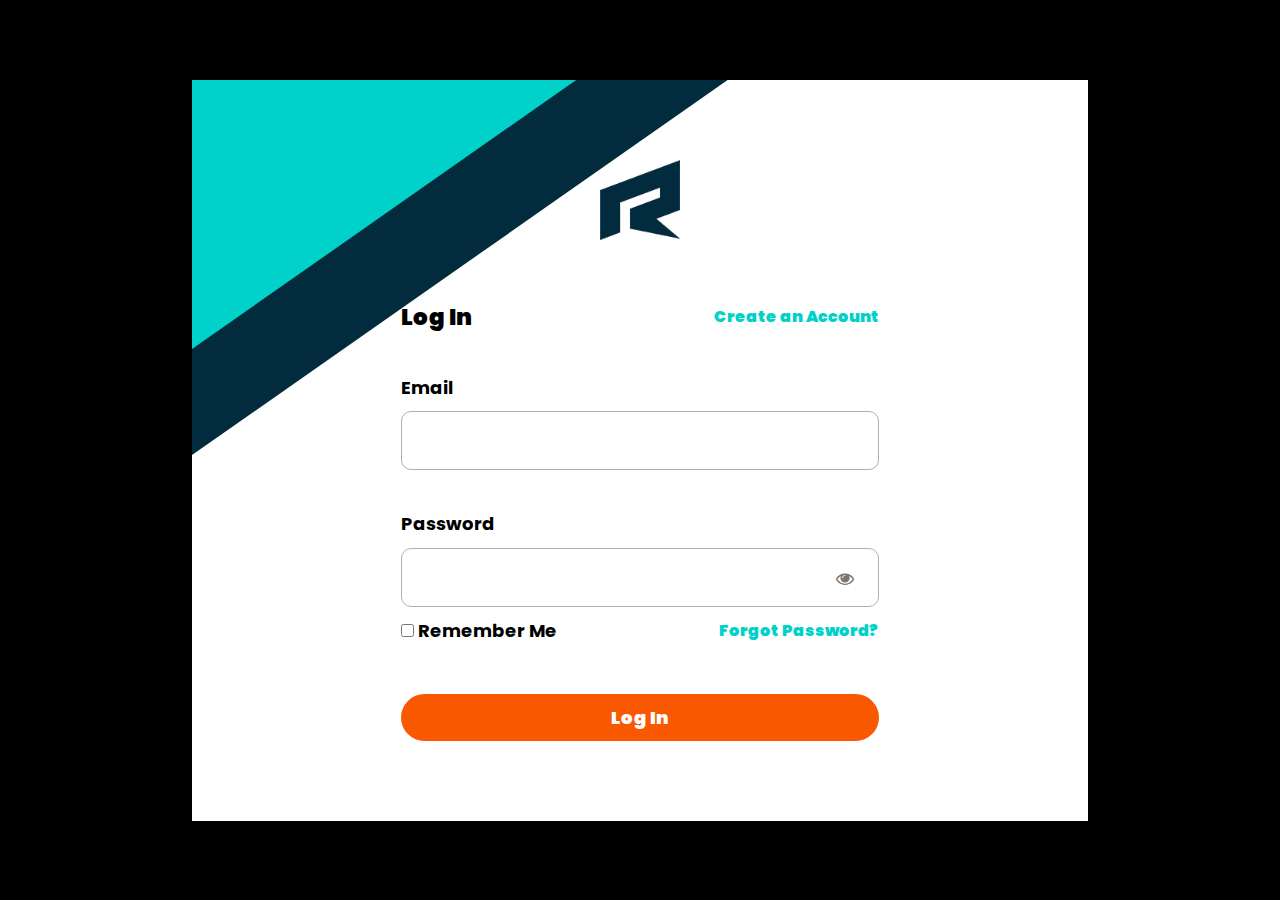
<file: log-in.html>
<html lang="en">
<head>
    <meta charset="UTF-8">
    <meta http-equiv="X-UA-Compatible" content="IE=edge">
    <meta name="viewport" content="width=device-width, initial-scale=1.0">
    <link rel="stylesheet" type="text/css" href="css/log-in-style.css">
    <link rel="stylesheet" href="https://cdnjs.cloudflare.com/ajax/libs/font-awesome/4.7.0/css/font-awesome.min.css">
    <title>Login Page</title>
</head>
<body>
    <div class="login-container">
        <form action="submit" class="login-form">
            <img  src="images/logo2.png" alt="logo2">
            <div class="option">
                <h3>Log In</h3>
                <a class="sign-up" href="">Create an Account</a>
            </div>
            <label class="label-input">Email</label>
            <input class="email">
            <label class="label-input">Password
            <i class="fa fa-eye hide" id="togglePassword"></i>
            </label>
            <input class="pass" type="password" name="password" id="password">
            <!--  -->
            <div class="option remember-input">
                <label><input type="checkbox" name="remember"> Remember Me</label>
                <span class="checkmark"></span>
                <a class="forgot-pass" href="">Forgot Password?</a>
            </div>
            <button type="submit" class="login-btn">Log In</button>
        </form>
    </div>

    <script>

        // SHOW/HIDE PASSWORD

        const togglePassword = document.querySelector("#togglePassword");
        const password = document.querySelector("#password");

        togglePassword.addEventListener("click", function () {
            // toggle the type attribute
            const type = password.getAttribute("type") === "password" ? "text" : "password";
            password.setAttribute("type", type);
            
            // toggle the icon
            this.classList.toggle("fa-eye-slash");
        });

        // prevent form submit
        const form = document.querySelector("form");
        form.addEventListener('submit', function (e) {
            e.preventDefault();
        });

    </script>
</body>
</html>
</file>
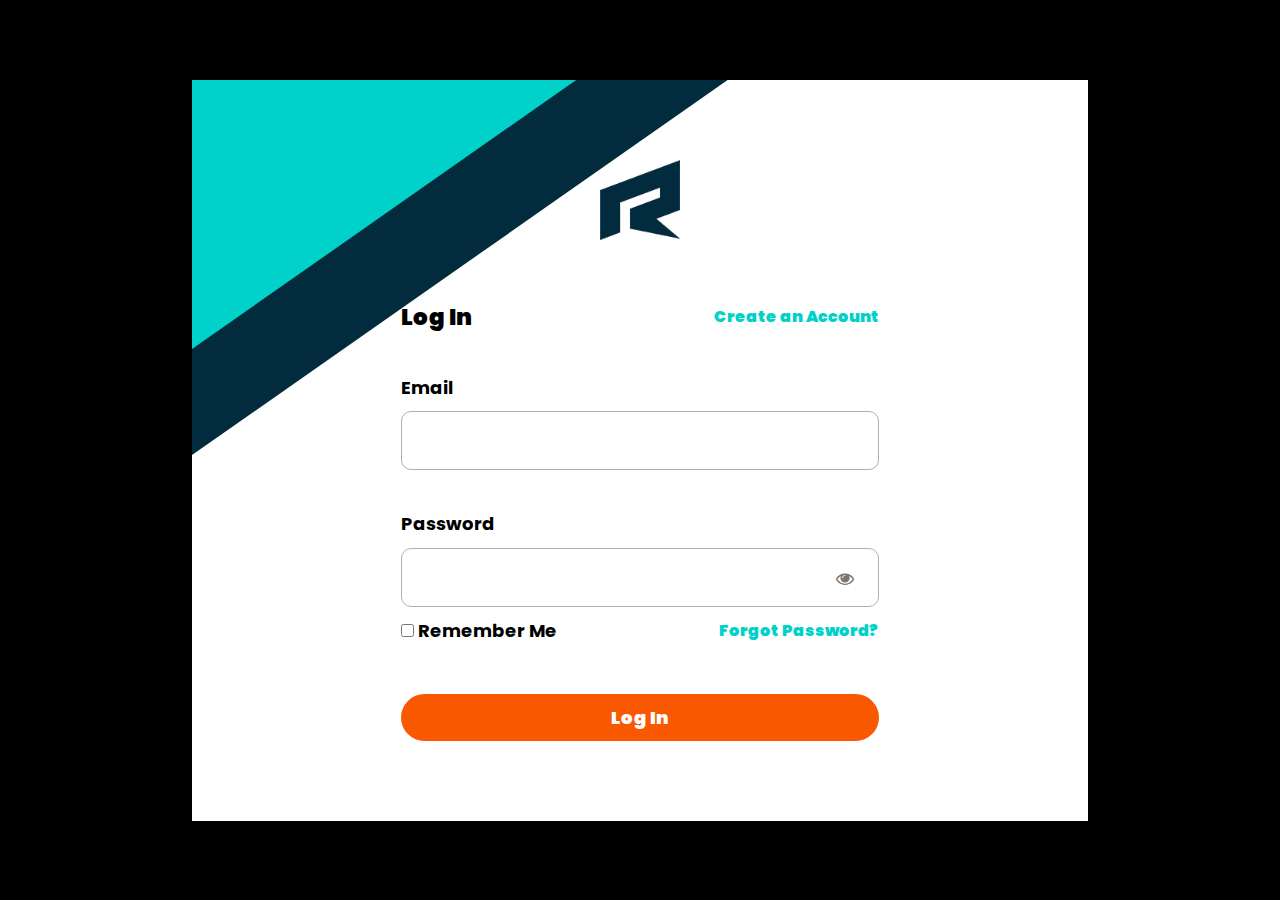
<file: logIn.html>
<html lang="en">
<head>
    <meta charset="UTF-8">
    <meta http-equiv="X-UA-Compatible" content="IE=edge">
    <meta name="viewport" content="width=device-width, initial-scale=1.0">
    <link rel="stylesheet" type="text/css" href="css/logIn-style.css">
    <link rel="stylesheet" href="https://cdnjs.cloudflare.com/ajax/libs/font-awesome/4.7.0/css/font-awesome.min.css">
    <title>Log In - Reverse Marketing Academy</title>
</head>
<body>
    <div class="login-container">
        <form action="submit" class="login-form">
            <img  src="images/logo2.png" alt="logo2">
            <div class="option">
                <h3>Log In</h3>
                <a class="sign-up" href="">Create an Account</a>
            </div>
            <label class="label-input">Email</label>
            <input class="email">
            <label class="label-input">Password
            <i class="fa fa-eye hide" id="togglePassword"></i>
            </label>
            <input class="pass" type="password" name="password" id="password">
            <!--  -->
            <div class="option remember-input">
                <label><input type="checkbox" name="remember"> Remember Me</label>
                <span class="checkmark"></span>
                <a class="forgot-pass" href="">Forgot Password?</a>
            </div>
            <button type="submit" class="login-btn" onclick="window.location.href='homeLoggedIn.html'">Log In</button>
        </form>
    </div>

    <script>

        // SHOW/HIDE PASSWORD

        const togglePassword = document.querySelector("#togglePassword");
        const password = document.querySelector("#password");

        togglePassword.addEventListener("click", function () {
            // toggle the type attribute
            const type = password.getAttribute("type") === "password" ? "text" : "password";
            password.setAttribute("type", type);
            
            // toggle the icon
            this.classList.toggle("fa-eye-slash");
        });

        // prevent form submit
        const form = document.querySelector("form");
        form.addEventListener('submit', function (e) {
            e.preventDefault();
        });

    </script>
</body>
</html>
</file>
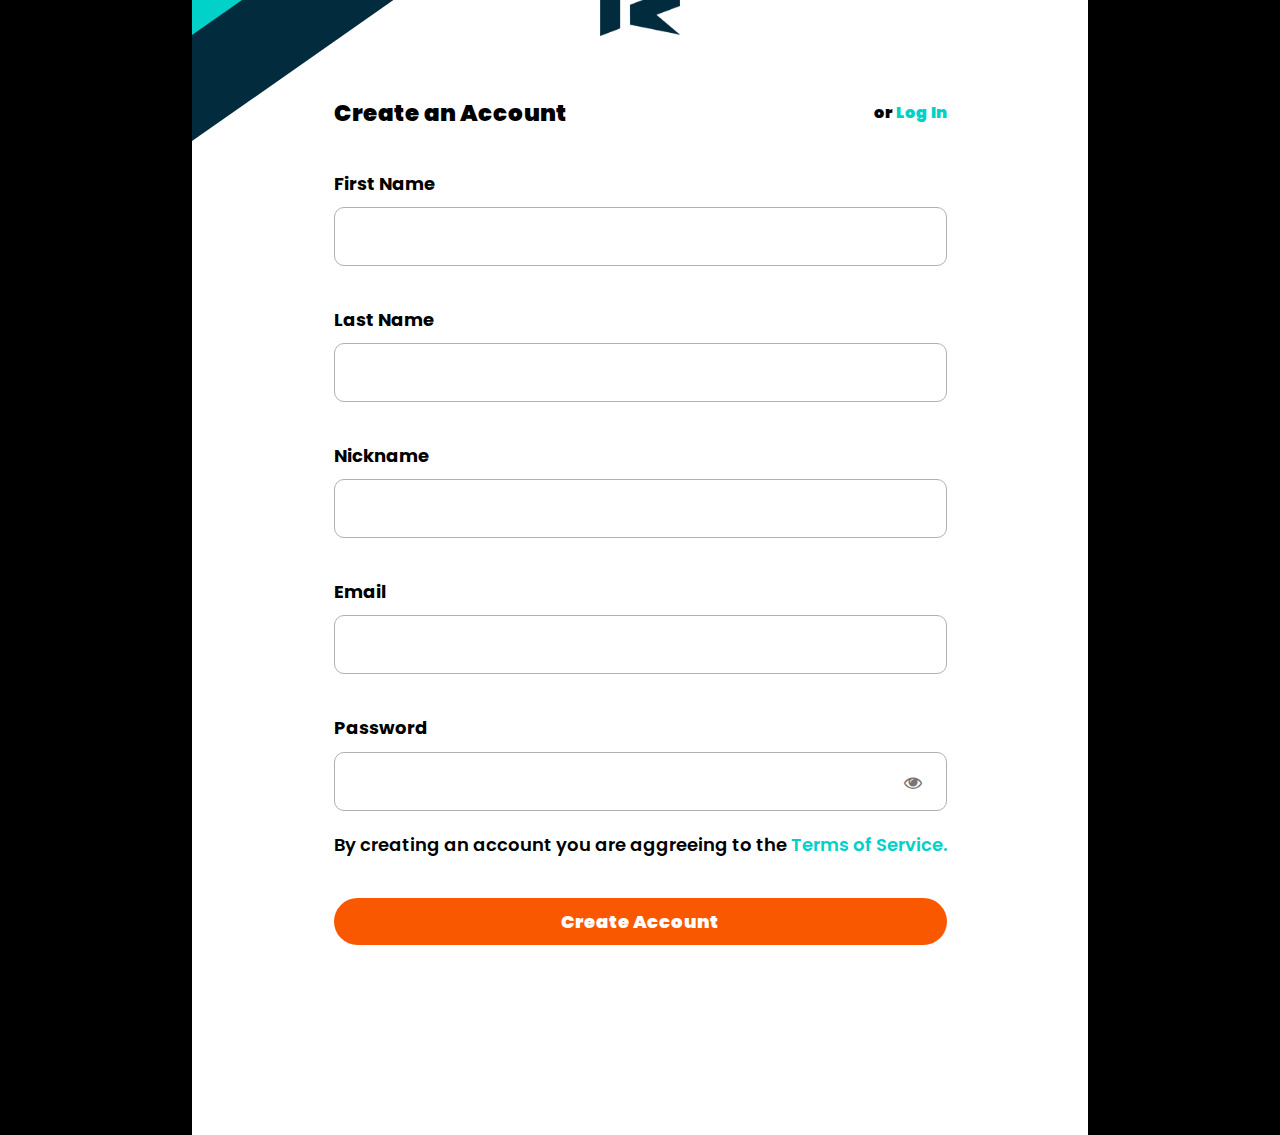
<file: signUp.html>
<html lang="en">
<head>
    <meta charset="UTF-8">
    <meta http-equiv="X-UA-Compatible" content="IE=edge">
    <meta name="viewport" content="width=device-width, initial-scale=1.0">
    <link rel="stylesheet" type="text/css" href="css/signUp-style.css">
    <link rel="stylesheet" href="https://cdnjs.cloudflare.com/ajax/libs/font-awesome/4.7.0/css/font-awesome.min.css">
    <title>Sign Up - Reverse Marketing Academy</title>
</head>
<body>
    <div class="signup-container temp">
        <form action="submit" class="signup-form">
            <img  src="images/logo2.png" alt="logo2">
            <div class="option">
                <h3>Create an Account</h3>
                <a class="sign-up" href="logIn.html"><span class="or">or</span> Log In</a>
            </div>
            <label class="label-input">First Name</label>
            <input class="text">
            <label class="label-input">Last Name</label>
            <input class="text">
            <label class="label-input">Nickname</label>
            <input class="text">
            <label class="label-input">Email</label>
            <input class="email">
            <label class="label-input">Password
                <i class="fa fa-eye hide" id="togglePassword"></i>
            </label>
            <input class="pass" type="password" name="password" id="password">
            <p class="note">By creating an account you are aggreeing to the <span class="tos">Terms of Service.</span></p>
            <button type="submit" class="signup-btn" onclick="window.location.href='homeLoggedIn.html'">Create Account</button>
        </form>
    </div>

    <script>

        // SHOW/HIDE PASSWORD

        const togglePassword = document.querySelector("#togglePassword");
        const password = document.querySelector("#password");

        togglePassword.addEventListener("click", function () {
            // toggle the type attribute
            const type = password.getAttribute("type") === "password" ? "text" : "password";
            password.setAttribute("type", type);
            
            // toggle the icon
            this.classList.toggle("fa-eye-slash");
        });

        // prevent form submit
        const form = document.querySelector("form");
        form.addEventListener('submit', function (e) {
            e.preventDefault();
        });

    </script>
</body>
</html>
</file>
<file: css/style.css>
@import url("https://fonts.googleapis.com/css2?family=Poppins:wght@200&display=swap");

/*
color 1: #00D1C9 - Turquoise
color 2: #FA5800 - Orange
color 3: #1DCCE4 - Ocean Blue
color 4: #3A3A3A - Gray
color 5: #022B3D - Navy Blue 
*/

body,
html {
  font-family: "Poppins", sans-serif;
  margin: 0;
  padding: 0;
  box-sizing: border-box;
}

/*Header*/

.homepage-hero {
  background-image: url("/images/banner.png");
  min-height: 100vh;
  width: 100%;
  background-repeat: no-repeat;
  background-size: cover;
}

.navbar {
  display: flex;
  margin: 0px 130px;
  padding-top: 40px;
  align-items: center;
}

.navbar img {
  width: 90px;
  height: 100px;
  margin-left: 60px;
}

.navbar ul {
  display: flex;
  align-items: center;
  flex: 50%;
}

.navbar ul li {
  display: inline-block;
  list-style: none;
}

.navbar a {
  font-size: 24px;
  text-decoration: none;
  color: white;
  margin: 0 25px;
}

.login {
  justify-content: flex-end;
}

.login-btn {
  font-family: "Poppins";
  background-color: transparent;
  border: none;
  font-size: 24px;
  text-decoration: none;
  color: white;
  padding: 25px;
}

.join-free {
  background: #fa5800;
  border: none;
  padding: 10px 25px;
  border-radius: 25px;
  min-width: 250px;

  font-family: "Poppins";
  font-size: 24px;
  text-decoration: none;
  color: white;
  padding: 10px 15px;
}

.join-free:hover {
  background-color: #022b3d;
}

.headline {
  margin: 160px 190px;
  width: 50%;
}

h1 {
  color: white;
  font-weight: 600;
  font-size: 60px;
}

.academy {
  margin-top: -50px;
  margin-bottom: -10px;
  font-weight: 400;
  font-size: 50px;
  color: #1dcce4;
}

.hero-text {
  font-size: 23px;
  color: white;
  margin-bottom: 30px;
}

/*Header*/

/*Reverse Way*/

.reverse-way {
  padding-top: 50px;
}

.rev-title {
  text-align: center;
  color: #022b3d;
  font-size: 30px;
}

.rev {
  color: #00d1c9;
  font-weight: 400px;
}

.card-container {
  display: grid;
  grid-template-columns: auto auto;
  justify-content: center;
  margin-top: 40px;
  margin-bottom: 90px;
}

.rev-card {
  display: flex;
  justify-content: center;
  max-width: 500px;
  border-radius: 25px;
  box-shadow: 0px 2px 8px 1px rgba(0, 0, 0, 0.25);
  padding: 20px;
  margin: 20px;
}

.rev-icon {
  display: inline-block;
  height: 100px;
  width: 100px;
  padding: 20px 10px 20px 40px;
}

.card-content {
  flex-direction: column;
}

.card-title {
  font-size: 25px;
  font-weight: 600;
  text-align: center;
  margin-bottom: 10px;
  margin-top: 10px;
}

.card-text {
  margin-top: 0px;
  font-size: 20px;
  text-align: center;
  padding: 0px 50px 0px 40px;
}

/*Reverse Way*/

/*Counters*/

.counters {
  background-color: #022b3d;
  display: flex;
  justify-content: center;
  color: #fff;
  column-gap: 100px;
  font-size: 25px;
  font-weight: 600;
  text-align: center;
}

.counter {
  align-self: center;
  padding: 40px;
}

.counters h4 {
  color: #00d1c9;
}

/*Counters*/

/*Courses*/

.courses {
  padding-bottom: 100px;
}

.course-tabs {
  display: flex;
  justify-content: center;
}

.course-tabs button {
  color: #022b3d;
}

.tab-links {
  background-color: #fff;
  font-size: 25px;
  font-family: inherit;
  cursor: pointer;
  border-style: none;
  font-weight: 400;
  margin: 100px 40px 70px 40px;
  position: relative;
}

.tab-links:active:after,
.active {
  height: 4px;
  background-color: #00d1c9;
}

/*.hover-underline-animation {

  
}*/

.hover-underline-animation:after {
  content: "";
  position: absolute;
  width: 100%;
  transform: scaleX(0);
  height: 3px;
  bottom: 0;
  left: 0;
  background-color: #00d1c9;
  transform-origin: bottom right;
  transition: transform 0.25s ease-out;
}

.hover-underline-animation:hover:after {
  transform: scaleX(1);
  transform-origin: bottom left;
}

.tab-content {
  display: flex;
  justify-content: center;
  align-items: center;
  margin-left: 190px;
  margin-right: 190px;
}

.course-descipt {
  padding: 20px 100px;
  min-width: 550px;
  background-color: #e5e4e2;
}

.course-cert {
  display: flex;
  margin-left: 30px;
}

.course-title {
  color: #022b3d;
  font-size: 30px;
  margin-top: 63px;
}

.course-text {
  font-size: 25px;
  color: #022b3d;
  margin-bottom: 30px;
}

.enroll-btn {
  margin-bottom: 63px;
}

/*Courses*/

/*Testimonials*/

.testimonials {
  background-color: #022b3d;
}

.tmnls-title {
  text-align: center;
  color: #fff;
  font-size: 30px;
  padding-top: 90px;
  padding-bottom: 70px;
  margin: 0;
}

.tmnls {
  color: #00d1c9;
  font-weight: 400px;
}

.tmnls-card-container {
  display: flex;
  flex-direction: row;
  justify-content: center;
  margin: 40px 200px 90px 200px;
  padding-bottom: 70px;
}

.tmnls-rev-card {
  display: flex;
  flex-direction: column;
  align-items: center;
  width: 550px;
  border-radius: 25px;
  box-shadow: 0px 2px 8px 1px rgba(0, 0, 0, 0.25);
  padding: 20px;
  margin: 20px;
  background-color: #fff;
}

.tmnls-rev-icon {
  height: 120px;
  width: 120px;
  padding: 10px;
  margin-top: -100px;
}

.tmnls-card-text {
  margin-top: 30px;
  margin-bottom: 50px;
  font-size: 20px;
  text-align: center;
  padding: 0px 50px 0px 40px;
}

.tmnls-card-author {
  font-size: 15px;
  font-weight: bold;
  text-align: center;
  margin-bottom: 30px;
  margin-top: 10px;
}

/*Accordion*/

.accordion-faqs {
  display: flex;
  margin-left: 190px;
  margin-right: 190px;
  column-gap: 150px;
  justify-content: center;
}

.accordion-title {
  font-size: 100px;
  font-weight: 600;
  color: #022b3d;
  margin-top: 0;
  margin-bottom: 0;
  margin-left: 20px;
}

.accordion-container {
  width: 80%;
  max-width: 700px;
  margin-bottom: 100px;
  flex-direction: column;
}

button.accordion {
  font-family: "Poppins";
  align-items: center;
  width: 100%;
  height: auto;
  background-color: transparent;
  border: none;
  border-bottom: solid 2px #00d1c9;
  outline: none;
  text-align: left;
  padding: 50px 20px 20px 10px;
  font-size: 18px;
  font-weight: bold;
  color: #333;
  cursor: pointer;
  transition: background-color 0.2s linear;
}

button.accordion:after {
  content: "\f107";
  font-family: "fontawesome";
  font-size: 30px;
  font-weight: 600;
  float: right;
}

button.accordion.is-open:after {
  content: "\f106";
}

button.accordion:hover,
button.accordion.is-open {
  background-color: #ddd;
}

.accordion-content {
  background-color: white;
  border-left: 1px solid whitesmoke;
  border-right: 1px solid whitesmoke;
  padding: 0 20px;
  max-height: 0;
  overflow: hidden;
  transition: max-height 0.2s ease-in-out;
}

/*Footer*/

.footer-container {
  display: flex;
  justify-content: center;
  background-color: #022b3d;
  color: #fff;
  padding: 20px 0px;
  font-weight: 500;
}

/* Media Queries */

@media (max-width: 1365px) {
  /* Header	*/

  .homepage-hero {
    min-height: 85vh;
  }
  .navbar {
    margin: 0px 50px;
    padding-top: 20px;
  }

  .navbar img {
    width: 60px;
    height: 65px;
    margin-left: 60px;
  }

  .navbar a {
    font-size: 18px;
    padding: 25px 15px;
  }

  .login-btn {
    font-size: 18px;
  }

  .join-free {
    background: #fa5800;
    border: none;
    padding: 10px 25px;
    border-radius: 25px;
    min-width: 250px;

    font-family: "Poppins";
    font-size: 18px;
    text-decoration: none;
    color: white;
  }

  .headline {
    margin: 100px 110px;
  }

  h1 {
    margin-top: 90px;
    font-size: 40px;
  }

  .academy {
    margin-top: -40px;
    margin-bottom: -10px;
    font-size: 40px;
  }

  .hero-text {
    font-size: 16px;
  }

  /*Reverse Way*/

  .card-container {
    margin-bottom: 60px;
  }

  .rev-title {
    font-size: 25px;
  }

  .rev-card {
    width: 500px;
  }

  .rev-icon {
    height: 80px;
    width: 80px;
  }

  .card-title {
    font-size: 20px;
  }

  .card-text {
    font-size: 18px;
  }

  /*Counters*/

  .counters {
    column-gap: 60px;
    font-size: 20px;
  }

  /*Courses*/

  .tab-links {
    font-size: 20px;
    margin: 70px 40px 50px 40px;
  }

  .tab-links:active:after,
  .active {
    height: 3px;
  }

  .tab-content {
    margin-left: 110px;
    margin-right: 110px;
  }

  .course-descipt {
    padding: 50px 70px;
    min-width: 450px;
  }

  .course-cert {
    width: 550px;
    height: 400px;
  }

  .course-title {
    font-size: 25px;
    margin-top: 30px;
  }

  .course-text {
    font-size: 16px;
  }

  .enroll-btn {
    margin-bottom: 30px;
  }

  /* Testimonials */

  .tmnls-title {
    font-size: 25px;
    padding-top: 70px;
    padding-bottom: 50px;
  }

  .tmnls-card-container {
    margin: 40px 80px 90px 80px;
  }

  .tmnls-rev-icon {
    height: 100px;
    width: 100px;
  }

  .tmnls-card-text {
    margin-top: 30px;
    margin-bottom: 50px;
    font-size: 16px;
    padding: 0px 30px 0px 30px;
  }

  .tmnls-card-author {
    font-size: 14px;
  }

  /*Accordion*/

  .accordion-faqs {
    margin-left: 110px;
    margin-right: 110px;
    column-gap: 100px;
  }

  .accordion-title {
    font-size: 80px;
  }

  button.accordion {
    padding: 40px 20px 10px 10px;
    font-size: 16px;
  }

  button.accordion:after {
    font-size: 25px;
  }

  .accordion-content {
    font-size: 14px;
  }

  /*Footer*/

  .footer-container {
    padding: 0px;
  }
} /* Media Queries */
</file>
<file: css/forgotPass-style.css>
@import url('https://fonts.googleapis.com/css2?family=Poppins:wght@200&display=swap');

* {

  font-family: 'Poppins';
  box-sizing: border-box;
  margin: 0;
}

body {

  background-color: black;
  display: flex;
  justify-content: center;
  align-items: center;
}

h3 {

  font-size: 23px;
  font-weight: 900;
}

.forgot-container {

  display: flex;
  justify-content: center;

  position: relative;
  background-color: white;
  width: 70%;
  /* min-height: 80%; */
  overflow: hidden;
}

.forgot-container:after {

  content: '';
  position: absolute;
  left: 0;
  top: -50;
  border-style: solid;
  border-width: 0 0 500px 500px;
  border-color: transparent transparent transparent #022B3D;
  transform: rotate(10deg);
  z-index: 1;
}

.forgot-container::before {

  content: '';
  position: absolute;
  left: -30;
  top: -50;
  border-style: solid;
  border-width: 0 0 400px 400px;
  border-color: transparent transparent transparent #00D1C9;
  transform: rotate(10deg);
  z-index: 3;
}

.forgot-form {

  display: flex;
  min-width: 60%;
  flex-direction: column;
  padding: 150px 30px 170px;
}

@media (max-width: 1366px) {
  
  .forgot-form {

    padding: 150px 30px;
  }
}

.forgot-form img {

  width: 80px;
  height: 80px;
  align-self: center;
  margin-bottom: 40px;
}

.forgot-form a {

  text-decoration: none;
  color: #00D1C9;
  font-size: 16px;
  font-weight: 900;
}

.forgot-form a:hover {

  text-decoration: underline solid 2px #00D1C9;
}

.forgot-form label {

  position: relative;
  font-size: 18px;
  font-weight: 700;
  padding: 10px 0;
}

.label-input {

  margin-top: 20px;
}

.email, .pass {

  padding: 15px 60px 15px 20px;
  border-radius: 10px;
  border: 1px rgb(174, 177, 177) solid;
  font-size: 18px;
  font-weight: 600;
}

.forgot-btn {

	background: #FA5800;
	border: none;
	padding:  10px 25px;
	border-radius: 25px;
	min-width: 250px;
	
	font-family: "Poppins";
	font-size: 18px;
  font-weight: 900;
	text-decoration: none;
	color: white;
  margin-top: 30px;
}

.forgot-btn:hover {

  background-color: #022B3D;
}

.hide {

  float: right;
  padding: 5px;
  color: rgb(123, 116, 116);
  transform: translate(-20px, 55px);
  cursor: pointer;
}

.hide:hover {

  color: #00D1C9;
}

.or {

  color: #000 !important;
}

.log-in {

  margin: 20px auto;
}
</file>
<file: css/home-logged-style.css>
@import url('https://fonts.googleapis.com/css2?family=Poppins:wght@200&display=swap');

/*
color 1: #00D1C9 - Turquoise
color 2: #FA5800 - Orange
color 3: #1DCCE4 - Ocean Blue
color 4: #3A3A3A - Gray
color 5: #022B3D - Navy Blue 

*/

body, html {

	font-family: 'Poppins', sans-serif;
	margin: 0;
	padding: 0;
	box-sizing: border-box;

}

/*Header*/

.homepage-hero {

	background-image: url('/images/banner.png');
	min-height: 100vh;
	width: 100%;
	background-repeat: no-repeat;
	background-size: contain;
}

@media (min-width: 1280px){
	
	.homepage-hero {

		background-size: cover;
	}
}

.navbar {

	display: flex;
	margin: 0px 130px;
	padding-top: 40px;
	align-items: center;
}

.rev-logo {

	width: 90px;
	height: 100px;
	margin-left: 60px;
}

.navbar ul {

	display: flex;
	align-items: center;
	flex: 50%;
}

.navbar ul li {

	display: inline-block;
	list-style: none;
}

.navbar a {

	font-size: 24px;
	text-decoration: none;
	color: white;
	padding: 25px;
}

.login {

	justify-content: flex-end;
}

.cart, .search, .bell {

	color: white;
    padding: 10px 15px;
}

.user-icon {

    height: 70px;
    width: 70px;
    padding: 10px;
}

.join-free {

	background: #FA5800;
	border: none;
	padding:  10px 25px;
	border-radius: 25px;
	min-width: 250px;
}

.join-free a {

	font-family: "Poppins";
	font-size: 24px;
	text-decoration: none;
	color: white;
	padding: 25px;
}

.headline {

	margin: 160px 190px;
	width: 50%;
}

h1 {

	color: white;
	font-weight: 600;
	font-size: 60px;
}

.academy {

	margin-top: -50px;
	margin-bottom: -10px;
	font-weight: 400;
	font-size: 50px;
	color: #1DCCE4;
}

.hero-text {

	font-size: 23px;
	color: white;
	margin-bottom: 30px;
}

/*Header*/

/*Reverse Way*/

.reverse-way {

	padding-top: 50px;
}

.rev-title {

	text-align: center;
	color: #022B3D;
	font-size: 30px;
}

.rev {

	color: #00D1C9;
	font-weight: 400px;
}

.card-container {

	display: grid;
  	grid-template-columns: auto auto;
  	justify-content: center;
  	margin-top: 40px;
  	margin-bottom: 90px;
}

.rev-card {
	
	display: flex;
	justify-content: center;
	max-width: 500px;
	border-radius: 25px;
	box-shadow: 0px 2px 8px 1px rgba(0,0,0,0.25);
	padding: 20px;
	margin: 20px;

}

.rev-icon {

	display: inline-block;
	height: 100px;
	width: 100px;
	padding: 20px 10px 20px 40px;
}

.card-content {

	flex-direction: column;
}

.card-title {

	font-size: 25px;
	font-weight: 600;
	text-align: center;
	margin-bottom: 10px;
	margin-top: 10px;
}

.card-text {

	margin-top: 0px;
	font-size: 20px;
	text-align: center;
	padding: 0px 50px 0px 40px;
}

/*Reverse Way*/

/*Counters*/

.counters {

	background-color: #022B3D;
	display: flex;
	justify-content: center;
	color: #fff;
	column-gap: 100px;
	font-size: 25px;
	font-weight: 600;
	text-align: center;
}

.counter {

	align-self: center;
	padding: 40px;
}

.counters h4 {

	color: #00D1C9;
}

/*Counters*/

/*Courses*/

.courses {

	padding-bottom: 100px;
}

.course-tabs {
	
	display: flex;
	justify-content: center;
}

.course-tabs button	{

	color: #022B3D;
}

.tab-links {

	background-color: #fff;
	font-size: 25px;
	font-family: inherit;
	cursor: pointer;
	border-style: none;
	font-weight: 400;
	margin: 100px 40px 70px 40px;
	position: relative;
}
  
.tab-links:active:after,  
.active { 

  height: 4px;
  background-color: #00D1C9;
}

/*.hover-underline-animation {

  
}*/

.hover-underline-animation:after {

  content: '';
  position: absolute;
  width: 100%;
  transform: scaleX(0);
  height: 3px;
  bottom: 0;
  left: 0;
  background-color: #00D1C9;
  transform-origin: bottom right;
  transition: transform 0.25s ease-out;
}

.hover-underline-animation:hover:after {

  transform: scaleX(1);
  transform-origin: bottom left;
}

.tab-content {

	display: flex;
	justify-content: center;
	align-items: center;
	margin-left: 190px;
  margin-right: 190px;
}

.course-descipt {

	padding: 20px 100px;
	width: 550px;
	background-color: #E5E4E2;
}

.course-cert {

	display: flex;
	margin-left: 30px;
}

.course-title {

	color: #022B3D;
	font-size: 30px;
	margin-top: 63px;
}

.course-text {

	font-size: 25px;
	color: #022B3D;
	margin-bottom: 30px;
}

.enroll-btn {

	margin-bottom: 63px;
}

/*Courses*/

/*Testimonials*/

.testimonials {

	background-color: #022B3D;
}

.tmnls-title {

	text-align: center;
	color: #fff;
	font-size: 30px;
	padding-top: 90px;
	padding-bottom: 70px;
	margin: 0;
}

.tmnls {

	color: #00D1C9;
	font-weight: 400px;
}

.tmnls-card-container {

	display: flex;
  flex-direction: row;
  justify-content: center;
  margin: 40px 200px 90px 200px;
  padding-bottom: 70px;
}

.tmnls-rev-card {
	
	display: flex;
	flex-direction: column;
	align-items: center;
	width: 550px;
	border-radius: 25px;
	box-shadow: 0px 2px 8px 1px rgba(0,0,0,0.25);
	padding: 20px;
	margin: 20px;
	background-color: #fff;

}

.tmnls-rev-icon {

	height: 120px;
	width: 120px;
	padding: 10px;
	margin-top: -100px;
}


.tmnls-card-text {

	margin-top: 30px;
	margin-bottom: 50px ;
	font-size: 20px;
	text-align: center;
	padding: 0px 50px 0px 40px;
}

.tmnls-card-author {

	font-size: 15px;
	font-weight: bold;
	text-align: center;
	margin-bottom: 30px;
	margin-top: 10px;
}


/*Accordion*/

.accordion-faqs {
	
	display: flex;
	margin-left: 190px;
  margin-right: 190px;
  column-gap: 150px;
  justify-content: center;
}

.accordion-title {

	font-size: 100px;
	font-weight: 600;
	color: #022B3D;
	margin-top: 0;
	margin-bottom: 0;
	margin-left: 20px;
}

.accordion-container {

	width: 80%;
  max-width: 700px;
  margin-bottom: 100px;
  flex-direction: column;
}

button.accordion {

	font-family: "Poppins";
	align-items: center;
  width: 100%;
  height: auto;
  background-color: transparent;
  border: none;
  border-bottom: solid 2px #00D1C9;
  outline: none;
  text-align: left;
  padding: 50px 20px 20px 10px;
  font-size: 18px;
  font-weight: bold;
  color: #333;
  cursor: pointer;
  transition: background-color 0.2s linear;
}

button.accordion:after {

  content: "\f107";
  font-family: "fontawesome";
  font-size: 30px;
  font-weight: 600;
  float: right;
}

button.accordion.is-open:after {

  content: "\f106";
}

button.accordion:hover,
button.accordion.is-open {

  background-color: #ddd;
}

.accordion-content {

  background-color: white;
  border-left: 1px solid whitesmoke;
  border-right: 1px solid whitesmoke;
  padding: 0 20px;
  max-height: 0;
  overflow: hidden;
  transition: max-height 0.2s ease-in-out;
}


/*Footer*/

.footer-container {

	display: flex;
	justify-content: center;
	background-color: #022B3D;
	color: #fff;
	padding: 20px 0px;
	font-weight: 500;
}


/* Media Queries */

@media only screen and (max-width: 1280px) { 

/* Header	*/

	.homepage-hero {

		min-height: 80vh;
	}

	.navbar {

		margin: 0px 50px;
	}

	.rev-logo {

		width: 60px;
		height: 65px;
		margin-left: 60px;
	}

	.navbar a {

		font-size: 18px;
		padding: 25px 15px;
	}

    .fa {

        font-size: 20px !important;
    }

    .user-icon {

        height: 50px;
        width: 50px;
        padding: 10px;
        margin-right: 20px;
    }

	.login {

		right: 30px;
	}

	.join-free {

		padding:  10px 30px;
	}

	.join-free a {

		font-size: 18px;
		padding: 10px;
	}

	.headline {

		margin: 100px 110px;
	}

	h1 {

		margin-top: 90px;
		font-size: 40px;
	}

	.academy {

		margin-top: -40px;
		margin-bottom: -10px;
		font-size: 40px;
	}

	.hero-text {

		font-size: 16px;
	}


/*Reverse Way*/

	.card-container {

	  margin-bottom: 60px;
	}

	.rev-title {

		font-size: 25px;
	}

	.rev-card {
		
		width: 500px;
	}

	.rev-icon {

		height: 80px;
		width: 80px;
	}

	.card-title {

		font-size: 20px;
	}

	.card-text {

		font-size: 18px;
	}


/*Counters*/

	.counters {

		column-gap: 60px;
		font-size: 20px;
	}

/*Courses*/

	.tab-links {

		font-size: 20px;
		margin: 70px 40px 50px 40px;
	}
	  
	.tab-links:active:after,  
	.active { 

	  height: 3px;
	}

	.tab-content {

		margin-left: 110px;
	  margin-right: 110px;
	}

	.course-descipt {

		padding: 40px 70px;
		width: 500px;
	}

	.course-cert {

		width: 550px;
		height: 400px;
	}

	.course-title {

		font-size: 25px;
		margin-top: 30px;
	}

	.course-text {

		font-size: 16px;
	}

	.enroll-btn {

		margin-bottom: 30px;
	}
	

/* Testimonials */

	.tmnls-title {

		font-size: 25px;
		padding-top: 70px;
		padding-bottom: 50px;
	}

	.tmnls-card-container {

	  margin: 40px 80px 90px 80px;
	}

	.tmnls-rev-icon {

		height: 100px;
		width: 100px;
	}

	.tmnls-card-text {

		margin-top: 30px;
		margin-bottom: 50px;
		font-size: 16px;
		padding: 0px 30px 0px 30px;
	}

	.tmnls-card-author {

		font-size: 14px;
	}

/*Accordion*/

	.accordion-faqs {
		
		margin-left: 110px;
	  margin-right: 110px;
	  column-gap: 100px;
	}

	.accordion-title {

		font-size: 80px;
	}

	button.accordion {

	  padding: 40px 20px 10px 10px;
	  font-size: 16px;
	}

	button.accordion:after {

	  font-size: 25px;
	}


	.accordion-content {

	  font-size: 14px;
	}

/*Footer*/

	.footer-container {

		padding: 0px;
	}
 
} /* Media Queries */
</file>
<file: css/homeLoggedIn-style.css>
@import url('https://fonts.googleapis.com/css2?family=Poppins:wght@200&display=swap');

/*
color 1: #00D1C9 - Turquoise
color 2: #FA5800 - Orange
color 3: #1DCCE4 - Ocean Blue
color 4: #3A3A3A - Gray
color 5: #022B3D - Navy Blue 

*/

body, html {

	font-family: 'Poppins', sans-serif;
	margin: 0;
	padding: 0;
	box-sizing: border-box;

}

/*Header*/

.homepage-hero {

	background-image: url('/images/banner.png');
	min-height: 100vh;
	width: 100%;
	background-repeat: no-repeat;
	background-size: contain;
}

@media (min-width: 1280px){
	
	.homepage-hero {

		background-size: cover;
	}
}

.navbar {

	display: flex;
	margin: 0px 130px;
	padding-top: 40px;
	align-items: center;
}

.rev-logo {

	width: 90px;
	height: 100px;
	margin-left: 60px;
}

.navbar ul {

	display: flex;
	align-items: center;
	flex: 50%;
}

.navbar ul li {

	display: inline-block;
	list-style: none;
}

.navbar a {

	font-size: 24px;
	text-decoration: none;
	color: white;
	padding: 25px;
}

.login {

	justify-content: flex-end;
}

.cart, .search, .bell {

	color: white;
    padding: 10px 15px;
}

.user-icon {

    height: 70px;
    width: 70px;
    padding: 10px;
}

.join-free {

	background: #FA5800;
	border: none;
	padding:  10px 25px;
	border-radius: 25px;
	min-width: 250px;
}

.join-free a {

	font-family: "Poppins";
	font-size: 24px;
	text-decoration: none;
	color: white;
	padding: 25px;
}

.headline {

	margin: 160px 190px;
	width: 50%;
}

h1 {

	color: white;
	font-weight: 600;
	font-size: 60px;
}

.academy {

	margin-top: -50px;
	margin-bottom: -10px;
	font-weight: 400;
	font-size: 50px;
	color: #1DCCE4;
}

.hero-text {

	font-size: 23px;
	color: white;
	margin-bottom: 30px;
}

/*Header*/

/*Reverse Way*/

.reverse-way {

	padding-top: 50px;
}

.rev-title {

	text-align: center;
	color: #022B3D;
	font-size: 30px;
}

.rev {

	color: #00D1C9;
	font-weight: 400px;
}

.card-container {

	display: grid;
  	grid-template-columns: auto auto;
  	justify-content: center;
  	margin-top: 40px;
  	margin-bottom: 90px;
}

.rev-card {
	
	display: flex;
	justify-content: center;
	max-width: 500px;
	border-radius: 25px;
	box-shadow: 0px 2px 8px 1px rgba(0,0,0,0.25);
	padding: 20px;
	margin: 20px;

}

.rev-icon {

	display: inline-block;
	height: 100px;
	width: 100px;
	padding: 20px 10px 20px 40px;
}

.card-content {

	flex-direction: column;
}

.card-title {

	font-size: 25px;
	font-weight: 600;
	text-align: center;
	margin-bottom: 10px;
	margin-top: 10px;
}

.card-text {

	margin-top: 0px;
	font-size: 20px;
	text-align: center;
	padding: 0px 50px 0px 40px;
}

/*Reverse Way*/

/*Counters*/

.counters {

	background-color: #022B3D;
	display: flex;
	justify-content: center;
	color: #fff;
	column-gap: 100px;
	font-size: 25px;
	font-weight: 600;
	text-align: center;
}

.counter {

	align-self: center;
	padding: 40px;
}

.counters h4 {

	color: #00D1C9;
}

/*Counters*/

/*Courses*/

.courses {

	padding-bottom: 100px;
}

.course-tabs {
	
	display: flex;
	justify-content: center;
}

.course-tabs button	{

	color: #022B3D;
}

.tab-links {

	background-color: #fff;
	font-size: 25px;
	font-family: inherit;
	cursor: pointer;
	border-style: none;
	font-weight: 400;
	margin: 100px 40px 70px 40px;
	position: relative;
}
  
.tab-links:active:after,  
.active { 

  height: 4px;
  background-color: #00D1C9;
}

/*.hover-underline-animation {

  
}*/

.hover-underline-animation:after {

  content: '';
  position: absolute;
  width: 100%;
  transform: scaleX(0);
  height: 3px;
  bottom: 0;
  left: 0;
  background-color: #00D1C9;
  transform-origin: bottom right;
  transition: transform 0.25s ease-out;
}

.hover-underline-animation:hover:after {

  transform: scaleX(1);
  transform-origin: bottom left;
}

.tab-content {

	display: flex;
	justify-content: center;
	align-items: center;
	margin-left: 190px;
  margin-right: 190px;
}

.course-descipt {

	padding: 20px 100px;
	width: 550px;
	background-color: #E5E4E2;
}

.course-cert {

	display: flex;
	margin-left: 30px;
}

.course-title {

	color: #022B3D;
	font-size: 30px;
	margin-top: 63px;
}

.course-text {

	font-size: 25px;
	color: #022B3D;
	margin-bottom: 30px;
}

.enroll-btn {

	margin-bottom: 63px;
}

/*Courses*/

/*Testimonials*/

.testimonials {

	background-color: #022B3D;
}

.tmnls-title {

	text-align: center;
	color: #fff;
	font-size: 30px;
	padding-top: 90px;
	padding-bottom: 70px;
	margin: 0;
}

.tmnls {

	color: #00D1C9;
	font-weight: 400px;
}

.tmnls-card-container {

	display: flex;
  flex-direction: row;
  justify-content: center;
  margin: 40px 200px 90px 200px;
  padding-bottom: 70px;
}

.tmnls-rev-card {
	
	display: flex;
	flex-direction: column;
	align-items: center;
	width: 550px;
	border-radius: 25px;
	box-shadow: 0px 2px 8px 1px rgba(0,0,0,0.25);
	padding: 20px;
	margin: 20px;
	background-color: #fff;

}

.tmnls-rev-icon {

	height: 120px;
	width: 120px;
	padding: 10px;
	margin-top: -100px;
}


.tmnls-card-text {

	margin-top: 30px;
	margin-bottom: 50px ;
	font-size: 20px;
	text-align: center;
	padding: 0px 50px 0px 40px;
}

.tmnls-card-author {

	font-size: 15px;
	font-weight: bold;
	text-align: center;
	margin-bottom: 30px;
	margin-top: 10px;
}


/*Accordion*/

.accordion-faqs {
	
	display: flex;
	margin-left: 190px;
  margin-right: 190px;
  column-gap: 150px;
  justify-content: center;
}

.accordion-title {

	font-size: 100px;
	font-weight: 600;
	color: #022B3D;
	margin-top: 0;
	margin-bottom: 0;
	margin-left: 20px;
}

.accordion-container {

	width: 80%;
  max-width: 700px;
  margin-bottom: 100px;
  flex-direction: column;
}

button.accordion {

	font-family: "Poppins";
	align-items: center;
  width: 100%;
  height: auto;
  background-color: transparent;
  border: none;
  border-bottom: solid 2px #00D1C9;
  outline: none;
  text-align: left;
  padding: 50px 20px 20px 10px;
  font-size: 18px;
  font-weight: bold;
  color: #333;
  cursor: pointer;
  transition: background-color 0.2s linear;
}

button.accordion:after {

  content: "\f107";
  font-family: "fontawesome";
  font-size: 30px;
  font-weight: 600;
  float: right;
}

button.accordion.is-open:after {

  content: "\f106";
}

button.accordion:hover,
button.accordion.is-open {

  background-color: #ddd;
}

.accordion-content {

  background-color: white;
  border-left: 1px solid whitesmoke;
  border-right: 1px solid whitesmoke;
  padding: 0 20px;
  max-height: 0;
  overflow: hidden;
  transition: max-height 0.2s ease-in-out;
}


/*Footer*/

.footer-container {

	display: flex;
	justify-content: center;
	background-color: #022B3D;
	color: #fff;
	padding: 20px 0px;
	font-weight: 500;
}


/* Media Queries */

@media only screen and (max-width: 1280px) { 

/* Header	*/

	.homepage-hero {

		min-height: 80vh;
	}

	.navbar {

		margin: 0px 50px;
	}

	.rev-logo {

		width: 60px;
		height: 65px;
		margin-left: 60px;
	}

	.navbar a {

		font-size: 18px;
		padding: 25px 15px;
	}

    .fa {

        font-size: 20px !important;
    }

    .user-icon {

        height: 50px;
        width: 50px;
        padding: 10px;
        margin-right: 20px;
    }

	.login {

		right: 30px;
	}

	.join-free {

		padding:  10px 30px;
	}

	.join-free a {

		font-size: 18px;
		padding: 10px;
	}

	.headline {

		margin: 100px 110px;
	}

	h1 {

		margin-top: 90px;
		font-size: 40px;
	}

	.academy {

		margin-top: -40px;
		margin-bottom: -10px;
		font-size: 40px;
	}

	.hero-text {

		font-size: 16px;
	}


/*Reverse Way*/

	.card-container {

	  margin-bottom: 60px;
	}

	.rev-title {

		font-size: 25px;
	}

	.rev-card {
		
		width: 500px;
	}

	.rev-icon {

		height: 80px;
		width: 80px;
	}

	.card-title {

		font-size: 20px;
	}

	.card-text {

		font-size: 18px;
	}


/*Counters*/

	.counters {

		column-gap: 60px;
		font-size: 20px;
	}

/*Courses*/

	.tab-links {

		font-size: 20px;
		margin: 70px 40px 50px 40px;
	}
	  
	.tab-links:active:after,  
	.active { 

	  height: 3px;
	}

	.tab-content {

		margin-left: 110px;
	  margin-right: 110px;
	}

	.course-descipt {

		padding: 40px 70px;
		width: 500px;
	}

	.course-cert {

		width: 550px;
		height: 400px;
	}

	.course-title {

		font-size: 25px;
		margin-top: 30px;
	}

	.course-text {

		font-size: 16px;
	}

	.enroll-btn {

		margin-bottom: 30px;
	}
	

/* Testimonials */

	.tmnls-title {

		font-size: 25px;
		padding-top: 70px;
		padding-bottom: 50px;
	}

	.tmnls-card-container {

	  margin: 40px 80px 90px 80px;
	}

	.tmnls-rev-icon {

		height: 100px;
		width: 100px;
	}

	.tmnls-card-text {

		margin-top: 30px;
		margin-bottom: 50px;
		font-size: 16px;
		padding: 0px 30px 0px 30px;
	}

	.tmnls-card-author {

		font-size: 14px;
	}

/*Accordion*/

	.accordion-faqs {
		
		margin-left: 110px;
	  margin-right: 110px;
	  column-gap: 100px;
	}

	.accordion-title {

		font-size: 80px;
	}

	button.accordion {

	  padding: 40px 20px 10px 10px;
	  font-size: 16px;
	}

	button.accordion:after {

	  font-size: 25px;
	}


	.accordion-content {

	  font-size: 14px;
	}

/*Footer*/

	.footer-container {

		padding: 0px;
	}
 
} /* Media Queries */
</file>
<file: css/log-in-style.css>
@import url('https://fonts.googleapis.com/css2?family=Poppins:wght@200&display=swap');

* {

  font-family: 'Poppins';
  box-sizing: border-box;
  margin: 0;
}

body {

  background-color: black;
  display: flex;
  justify-content: center;
  align-items: center;
}

h3 {

  font-size: 23px;
  font-weight: 900;
}

.login-container {

  display: flex;
  justify-content: center;

  position: relative;
  background-color: white;
  width: 70%;
  /* min-height: 80%; */
  overflow: hidden;
}

.login-container:after {

  content: '';
  position: absolute;
  left: 0;
  top: -50;
  border-style: solid;
  border-width: 0 0 500px 500px;
  border-color: transparent transparent transparent #022B3D;
  transform: rotate(10deg);
  z-index: 1;
}

.login-container::before {

  content: '';
  position: absolute;
  left: -30;
  top: -50;
  border-style: solid;
  border-width: 0 0 400px 400px;
  border-color: transparent transparent transparent #00D1C9;
  transform: rotate(10deg);
  z-index: 3;
}

.login-form {

  display: flex;
  min-width: 60%;
  flex-direction: column;
  padding: 100px 30px 190px;
}

@media (max-width: 1366px) {
  
  .login-form {

    padding: 80px 30px;
  }
}

.login-form img {

  width: 80px;
  height: 80px;
  align-self: center;
  margin-bottom: 60px;
}

.login-form a {

  text-decoration: none;
  color: #00D1C9;
  font-size: 16px;
  font-weight: 900;
}

.login-form a:hover {

  text-decoration: underline solid 2px #00D1C9;
}

.login-form label {

  position: relative;
  font-size: 18px;
  font-weight: 700;
  padding: 10px 0;
}

.label-input {

  margin-top: 30px;
}

.option {

  display: inline-flex;
  align-items: center;
  justify-content: space-between;
}

.email, .pass {

  padding: 15px 60px 15px 20px;
  border-radius: 10px;
  border: 1px rgb(174, 177, 177) solid;
  font-size: 18px;
  font-weight: 600;
}

.login-btn {

	background: #FA5800;
	border: none;
	padding:  10px 25px;
	border-radius: 25px;
	min-width: 250px;
	
	font-family: "Poppins";
	font-size: 18px;
  font-weight: 900;
	text-decoration: none;
	color: white;
  margin-top: 40px;
}

.login-btn:hover {

  background-color: #022B3D;
}

.hide {

  float: right;
  padding: 5px;
  color: rgb(123, 116, 116);
  transform: translate(-20px, 55px);
  cursor: pointer;
}

.hide:hover {

  color: #00D1C9;
}
</file>
<file: css/logIn-style.css>
@import url('https://fonts.googleapis.com/css2?family=Poppins:wght@200&display=swap');

* {

  font-family: 'Poppins';
  box-sizing: border-box;
  margin: 0;
}

body {

  background-color: black;
  display: flex;
  justify-content: center;
  align-items: center;
}

h3 {

  font-size: 23px;
  font-weight: 900;
}

.login-container {

  display: flex;
  justify-content: center;

  position: relative;
  background-color: white;
  width: 70%;
  /* min-height: 80%; */
  overflow: hidden;
}

.login-container:after {

  content: '';
  position: absolute;
  left: 0;
  top: -50;
  border-style: solid;
  border-width: 0 0 500px 500px;
  border-color: transparent transparent transparent #022B3D;
  transform: rotate(10deg);
  z-index: 1;
}

.login-container::before {

  content: '';
  position: absolute;
  left: -30;
  top: -50;
  border-style: solid;
  border-width: 0 0 400px 400px;
  border-color: transparent transparent transparent #00D1C9;
  transform: rotate(10deg);
  z-index: 3;
}

.login-form {

  display: flex;
  min-width: 60%;
  flex-direction: column;
  padding: 100px 30px 190px;
}

@media (max-width: 1366px) {
  
  .login-form {

    padding: 80px 30px;
  }
}

.login-form img {

  width: 80px;
  height: 80px;
  align-self: center;
  margin-bottom: 60px;
}

.login-form a {

  text-decoration: none;
  color: #00D1C9;
  font-size: 16px;
  font-weight: 900;
}

.login-form a:hover {

  text-decoration: underline solid 2px #00D1C9;
}

.login-form label {

  position: relative;
  font-size: 18px;
  font-weight: 700;
  padding: 10px 0;
}

.label-input {

  margin-top: 30px;
}

.option {

  display: inline-flex;
  align-items: center;
  justify-content: space-between;
}

.email, .pass {

  padding: 15px 60px 15px 20px;
  border-radius: 10px;
  border: 1px rgb(174, 177, 177) solid;
  font-size: 18px;
  font-weight: 600;
}

.login-btn {

	background: #FA5800;
	border: none;
	padding:  10px 25px;
	border-radius: 25px;
	min-width: 250px;
	
	font-family: "Poppins";
	font-size: 18px;
  font-weight: 900;
	text-decoration: none;
	color: white;
  margin-top: 40px;
}

.login-btn:hover {

  background-color: #022B3D;
}

.hide {

  float: right;
  padding: 5px;
  color: rgb(123, 116, 116);
  transform: translate(-20px, 55px);
  cursor: pointer;
}

.hide:hover {

  color: #00D1C9;
}
</file>
<file: css/signUp-style.css>
@import url('https://fonts.googleapis.com/css2?family=Poppins:wght@200&display=swap');

* {

  font-family: 'Poppins';
  box-sizing: border-box;
  margin: 0;
}

body {

  background-color: black;
  display: flex;
  justify-content: center;
  align-items: center;
}

h3 {

  font-size: 23px;
  font-weight: 900;
}

.signup-container {

  display: flex;
  justify-content: center;

  position: relative;
  background-color: white;
  width: 70%;
  /* min-height: 80%; */
  overflow: hidden;
}

.signup-container::after {

  content: '';
  position: absolute;
  left: 0;
  top: -50;
  border-style: solid;
  border-width: 0 0 500px 500px;
  border-color: transparent transparent transparent #022B3D;
  transform: rotate(10deg);
  z-index: 1;
}

.signup-container::before {

  content: '';
  position: absolute;
  left: -30;
  top: -50;
  border-style: solid;
  border-width: 0 0 400px 400px;
  border-color: transparent transparent transparent #00D1C9;
  transform: rotate(10deg);
  z-index: 3;
}

.signup-form {

  display: flex;
  min-width: 60%;
  flex-direction: column;
  padding: 120px 30px 150px;
}

@media (max-width: 1366px) {
  
  .signup-form {

    padding: 190px 30px;
  }
}

.signup-form img {

  width: 80px;
  height: 80px;
  align-self: center;
  margin-bottom: 60px;
}

.signup-form a {

  text-decoration: none;
  color: #00D1C9;
  font-size: 16px;
  font-weight: 900;
}

.signup-form a:hover {

  text-decoration: underline solid 2px #00D1C9;
}

.signup-form label {

  position: relative;
  font-size: 18px;
  font-weight: 700;
  padding: 10px 0;
}

.label-input {

  margin-top: 30px;
}

.option {

  display: inline-flex;
  align-items: center;
  justify-content: space-between;
}

.or {

  color: #000 !important;
}

.email, .pass, .text {

  padding: 15px 60px 15px 20px;
  border-radius: 10px;
  border: 1px rgb(174, 177, 177) solid;
  font-size: 18px;
  font-weight: 600;
}

.signup-btn {

  background: #FA5800;
  border: none;
  padding:  10px 25px;
  border-radius: 25px;
  min-width: 250px;

  font-family: "Poppins";
  font-size: 18px;
  font-weight: 900;
  text-decoration: none;
  color: white;
  margin-top: 40px;
  /* max-width: 400px; */
}

.signup-btn:hover {

  background-color: #022B3D;
}

.hide {

  float: right;
  padding: 5px;
  color: rgb(123, 116, 116);
  transform: translate(-20px, 55px);
  cursor: pointer;
}

.hide:hover {

  color: #00D1C9;
}

.note {

  font-size: 18px;
  font-weight: 600;
  padding-top: 20px;
}

.tos {

  color: #00D1C9;
}

.tos:hover {

  text-decoration: underline solid 2px #00D1C9;
}
</file>
